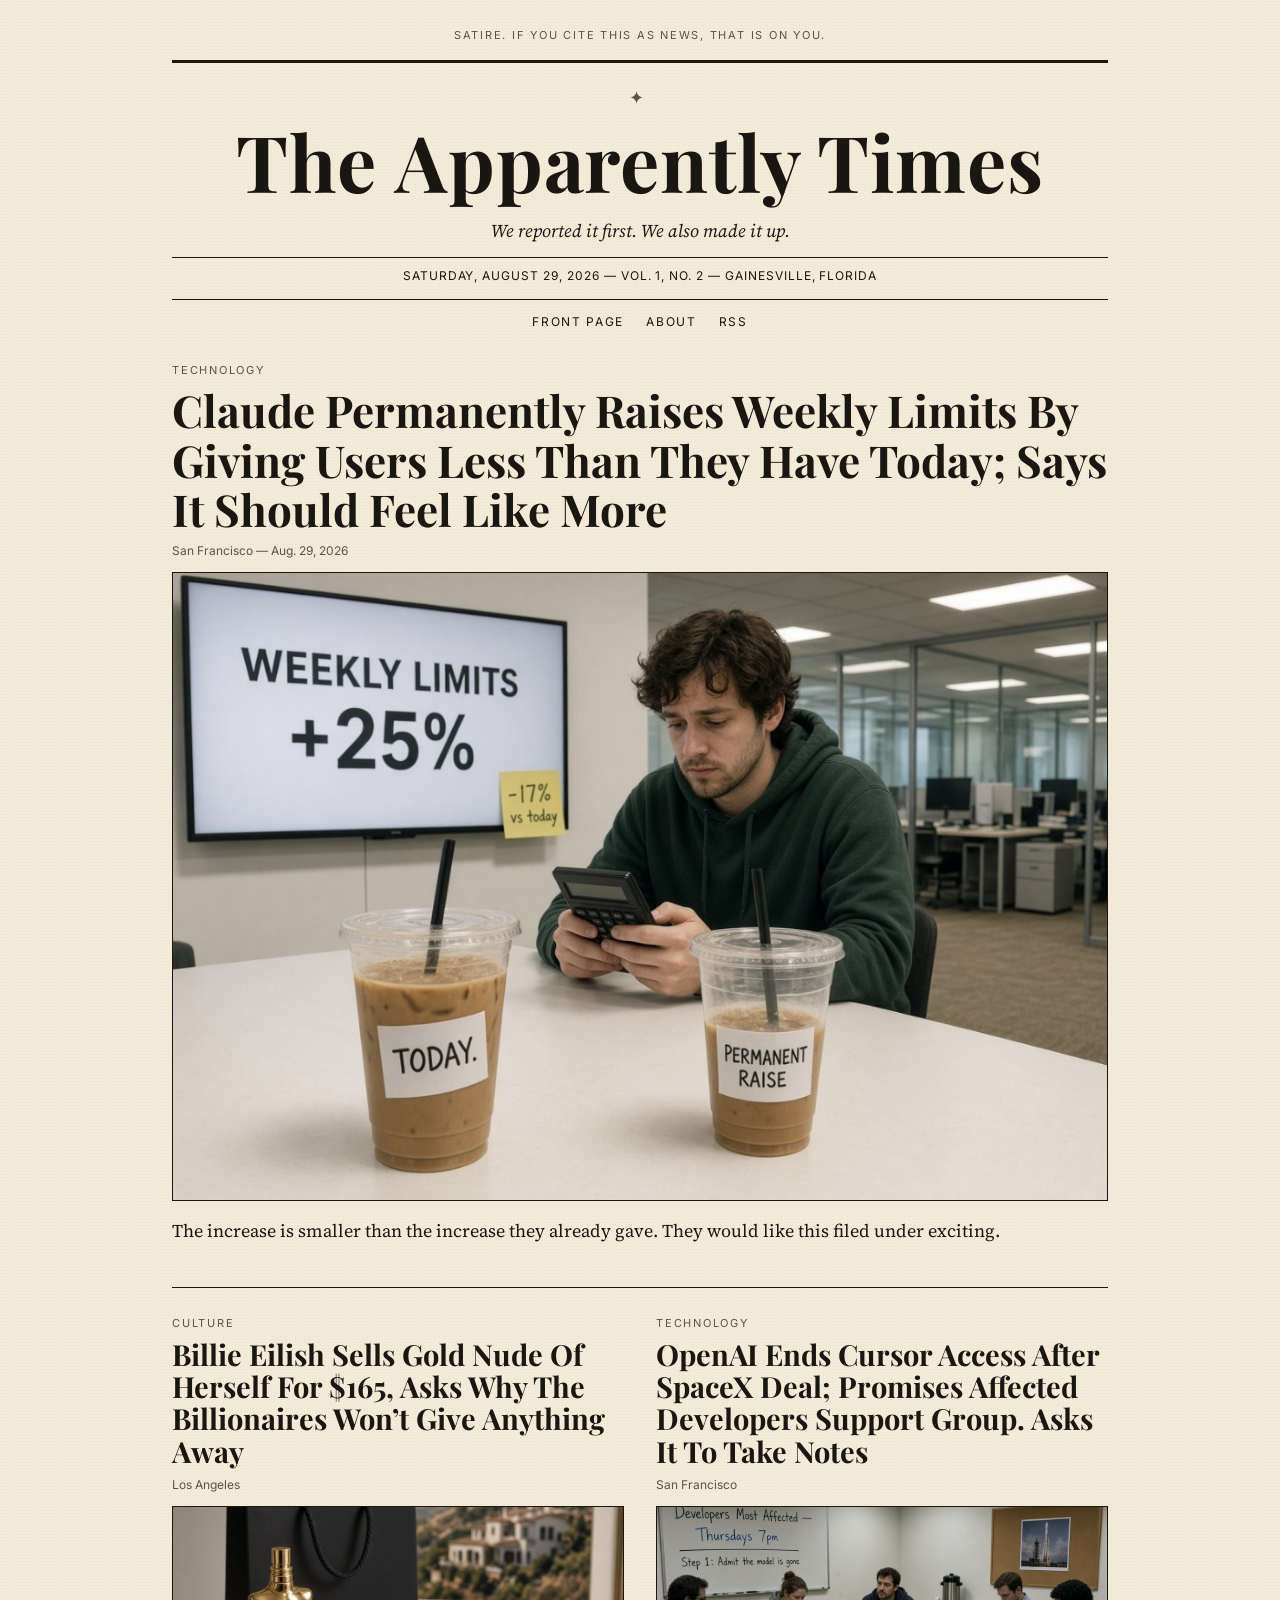
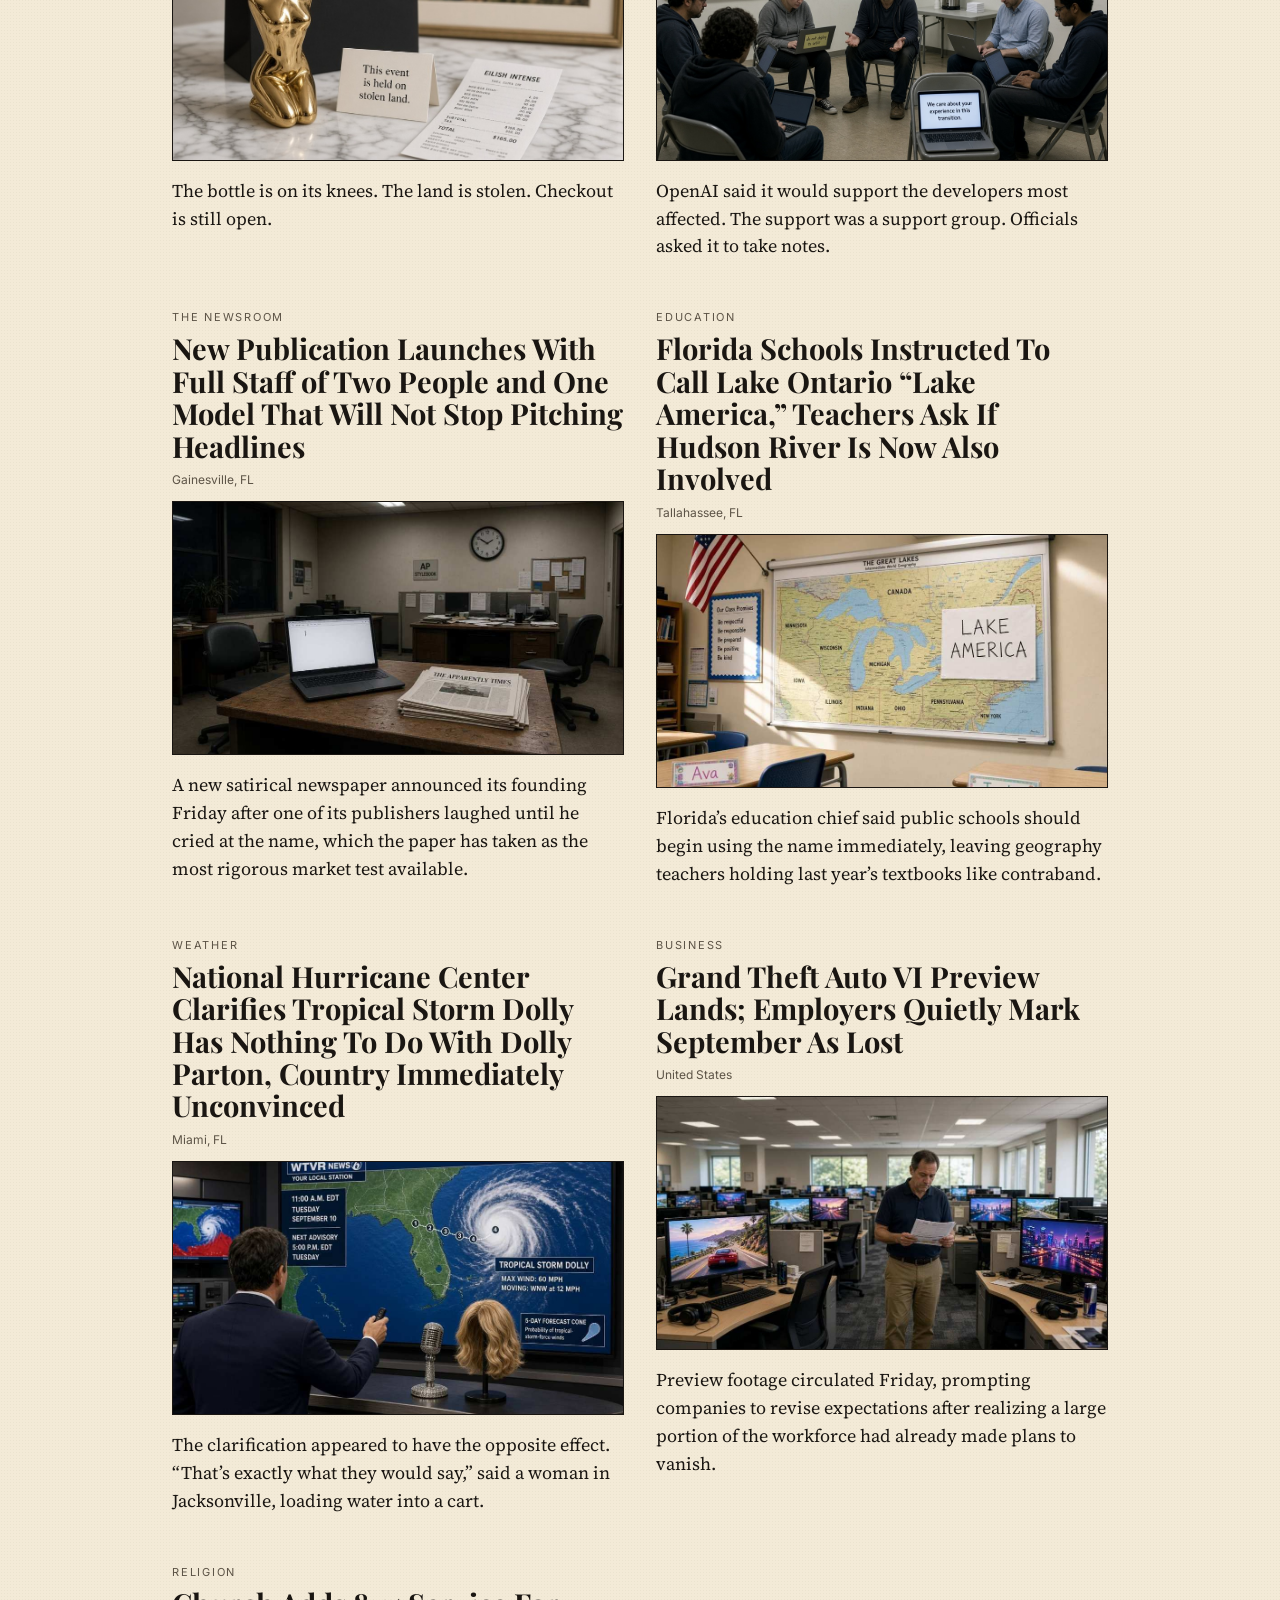
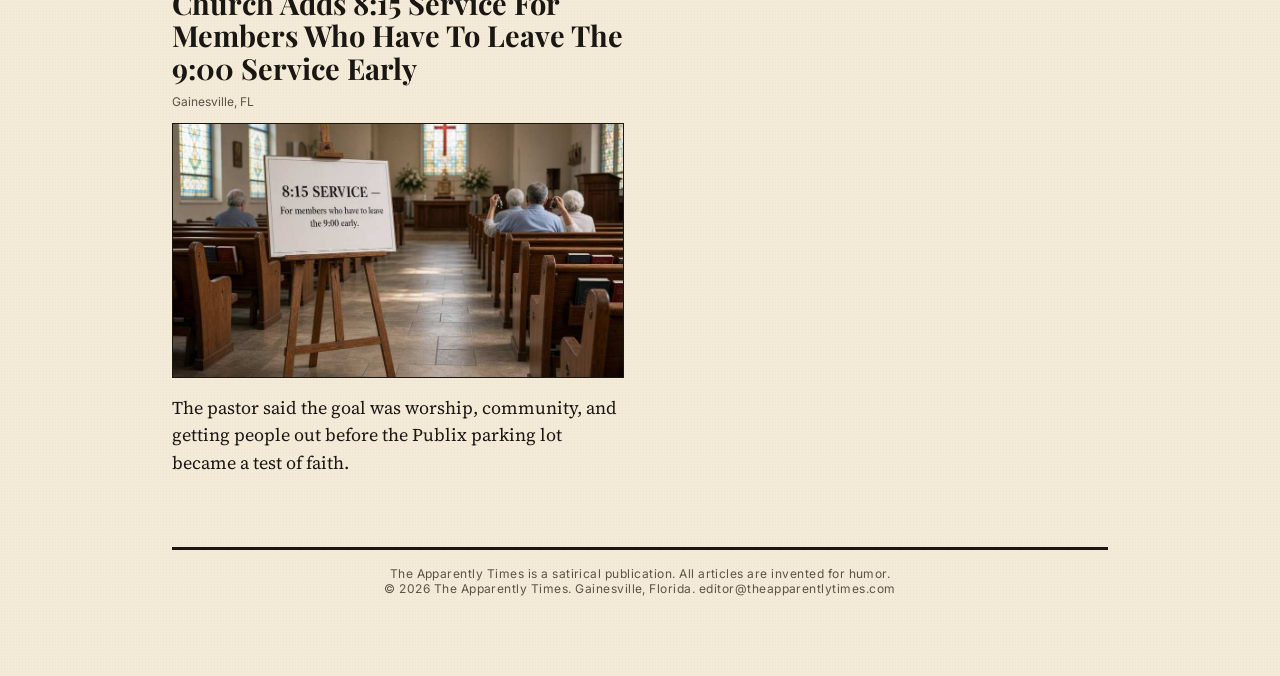
<file: index.html>
<!DOCTYPE html>
<html lang="en">
<head>
  <meta charset="UTF-8" />
  <meta name="viewport" content="width=device-width, initial-scale=1" />
  <title>The Apparently Times — We reported it first. We also made it up.</title>
  <meta name="description" content="Satirical newspaper from Gainesville, Florida. Fake news that is emotionally true and factually optional. Volume 1, Number 2." />
  <meta name="robots" content="index, follow, max-image-preview:large, max-snippet:-1, max-video-preview:-1" />
  <meta name="author" content="The Apparently Times" />
  <link rel="canonical" href="https://www.theapparentlytimes.com/" />
  <meta property="og:type" content="website" />
  <meta property="og:site_name" content="The Apparently Times" />
  <meta property="og:locale" content="en_US" />
  <meta property="og:url" content="https://www.theapparentlytimes.com/" />
  <meta property="og:title" content="The Apparently Times — We reported it first. We also made it up." />
  <meta property="og:description" content="Satirical newspaper from Gainesville, Florida. Fake news that is emotionally true and factually optional." />
  <meta property="og:image" content="https://www.theapparentlytimes.com/images/og-default.jpg" />
  <meta property="og:image:secure_url" content="https://www.theapparentlytimes.com/images/og-default.jpg" />
  <meta property="og:image:type" content="image/jpeg" />
  <meta property="og:image:width" content="1200" />
  <meta property="og:image:height" content="630" />
  <meta property="og:image:alt" content="The Apparently Times" />
  <meta name="twitter:card" content="summary_large_image" />
  <meta name="twitter:title" content="The Apparently Times — We reported it first. We also made it up." />
  <meta name="twitter:description" content="Satirical newspaper from Gainesville, Florida. Fake news that is emotionally true and factually optional." />
  <meta name="twitter:image" content="https://www.theapparentlytimes.com/images/og-default.jpg" />
  <meta name="twitter:image:alt" content="The Apparently Times" />
  <meta name="theme-color" content="#1c1917" />
  <link rel="icon" type="image/svg+xml" href="/favicon.svg" />
  <link rel="manifest" href="/site.webmanifest" />
  <link rel="alternate" type="application/rss+xml" title="The Apparently Times" href="/rss.xml" />
  <link rel="preconnect" href="https://fonts.googleapis.com" />
  <link rel="preconnect" href="https://fonts.gstatic.com" crossorigin />
  <link href="https://fonts.googleapis.com/css2?family=Inter:wght@400;500&family=Playfair+Display:ital,wght@0,700;1,700&family=Source+Serif+4:ital,wght@0,400;0,600;1,400&display=swap" rel="stylesheet" />
  <link rel="stylesheet" href="/styles.css" />
  <script type="application/ld+json">
  {
    "@context": "https://schema.org",
    "@graph": [
      {
        "@type": "NewsMediaOrganization",
        "@id": "https://www.theapparentlytimes.com/#organization",
        "name": "The Apparently Times",
        "alternateName": "Apparently Times",
        "url": "https://www.theapparentlytimes.com/",
        "logo": {
          "@type": "ImageObject",
          "url": "https://www.theapparentlytimes.com/images/logo.png",
          "width": 600,
          "height": 60
        },
        "image": "https://www.theapparentlytimes.com/images/og-default.jpg",
        "email": "editor@theapparentlytimes.com",
        "foundingDate": "2026-08-28",
        "description": "Satirical newspaper. We reported it first. We also made it up.",
        "address": {
          "@type": "PostalAddress",
          "addressLocality": "Gainesville",
          "addressRegion": "FL",
          "addressCountry": "US"
        }
      },
      {
        "@type": "WebSite",
        "@id": "https://www.theapparentlytimes.com/#website",
        "url": "https://www.theapparentlytimes.com/",
        "name": "The Apparently Times",
        "description": "Satirical newspaper from Gainesville, Florida.",
        "publisher": { "@id": "https://www.theapparentlytimes.com/#organization" },
        "inLanguage": "en-US"
      },
      {
        "@type": "CollectionPage",
        "@id": "https://www.theapparentlytimes.com/#webpage",
        "url": "https://www.theapparentlytimes.com/",
        "name": "The Apparently Times — Front Page",
        "isPartOf": { "@id": "https://www.theapparentlytimes.com/#website" },
        "about": { "@id": "https://www.theapparentlytimes.com/#organization" },
        "description": "Satirical newspaper from Gainesville, Florida. Volume 1, Number 2.",
        "inLanguage": "en-US",
        "mainEntity": {
          "@type": "ItemList",
          "itemListElement": [
            {
              "@type": "ListItem",
              "position": 1,
              "url": "https://www.theapparentlytimes.com/claude.html"
            },
            {
              "@type": "ListItem",
              "position": 2,
              "url": "https://www.theapparentlytimes.com/eilish.html"
            },
            {
              "@type": "ListItem",
              "position": 3,
              "url": "https://www.theapparentlytimes.com/cursor.html"
            },
            {
              "@type": "ListItem",
              "position": 4,
              "url": "https://www.theapparentlytimes.com/launch.html"
            },
            {
              "@type": "ListItem",
              "position": 5,
              "url": "https://www.theapparentlytimes.com/lake-america.html"
            },
            {
              "@type": "ListItem",
              "position": 6,
              "url": "https://www.theapparentlytimes.com/dolly.html"
            },
            {
              "@type": "ListItem",
              "position": 7,
              "url": "https://www.theapparentlytimes.com/gta.html"
            },
            {
              "@type": "ListItem",
              "position": 8,
              "url": "https://www.theapparentlytimes.com/church.html"
            }
          ]
        }
      }
    ]
  }
  </script>
</head>
<body>
  <div class="wrap">
    <div class="disclaimer">Satire. If you cite this as news, that is on you.</div>
    <header class="masthead">
      <div class="ornament">✦</div>
      <h1>The&nbsp;Apparently Times</h1>
      <p class="tagline">We reported it first. We also made it up.</p>
      <div class="dateline">Saturday, August 29, 2026 — Vol. 1, No. 2 — Gainesville, Florida</div>
    </header>
    <nav>
      <a href="/">Front Page</a>
      <a href="/about.html">About</a>
      <a href="/rss.xml">RSS</a>
    </nav>
    <article class="lead">
      <div class="kicker">Technology</div>
      <h2><a href="/claude.html">Claude Permanently Raises Weekly Limits By Giving Users Less Than They Have Today; Says It Should Feel Like More</a></h2>
      <div class="meta">San Francisco — Aug. 29, 2026</div>
      <div class="hero"><a href="/claude.html"><img src="/images/claude.jpg" alt="Developer with a calculator beside iced coffees labeled TODAY and PERMANENT RAISE under a WEEKLY LIMITS +25% screen" width="1024" height="687" /></a></div>
      <p>The increase is smaller than the increase they already gave. They would like this filed under exciting.</p>
    </article>
    <section class="grid">
      <article class="story">
        <div class="kicker">Culture</div>
        <h2><a href="/eilish.html">Billie Eilish Sells Gold Nude Of Herself For $165, Asks Why The Billionaires Won’t Give Anything Away</a></h2>
        <div class="meta">Los Angeles</div>
        <div class="thumb"><a href="/eilish.html"><img src="/images/eilish.jpg" alt="Gold kneeling perfume bottle, a card reading This event is held on stolen land, and a $165 Eilish Intense receipt" width="640" height="360" /></a></div>
        <p>The bottle is on its knees. The land is stolen. Checkout is still open.</p>
      </article>
      <article class="story">
        <div class="kicker">Technology</div>
        <h2><a href="/cursor.html">OpenAI Ends Cursor Access After SpaceX Deal; Promises Affected Developers Support Group. Asks It To Take Notes</a></h2>
        <div class="meta">San Francisco</div>
        <div class="thumb"><a href="/cursor.html"><img src="/images/cursor.jpg" alt="Developers in folding chairs at a support group, empty chair holding a laptop that says it cares about the transition" width="640" height="360" /></a></div>
        <p>OpenAI said it would support the developers most affected. The support was a support group. Officials asked it to take notes.</p>
      </article>
      <article class="story">
        <div class="kicker">The Newsroom</div>
        <h2><a href="/launch.html">New Publication Launches With Full Staff of Two People and One Model That Will Not Stop Pitching Headlines</a></h2>
        <div class="meta">Gainesville, FL</div>
        <div class="thumb"><a href="/launch.html"><img src="/images/launch.jpg" alt="Empty newsroom with two desks and a stack of The Apparently Times" width="640" height="360" /></a></div>
        <p>A new satirical newspaper announced its founding Friday after one of its publishers laughed until he cried at the name, which the paper has taken as the most rigorous market test available.</p>
      </article>
      <article class="story">
        <div class="kicker">Education</div>
        <h2><a href="/lake-america.html">Florida Schools Instructed To Call Lake Ontario “Lake America,” Teachers Ask If Hudson River Is Now Also Involved</a></h2>
        <div class="meta">Tallahassee, FL</div>
        <div class="thumb"><a href="/lake-america.html"><img src="/images/lake-america.jpg" alt="Classroom map with Lake Ontario labeled Lake America" width="640" height="360" /></a></div>
        <p>Florida’s education chief said public schools should begin using the name immediately, leaving geography teachers holding last year’s textbooks like contraband.</p>
      </article>
      <article class="story">
        <div class="kicker">Weather</div>
        <h2><a href="/dolly.html">National Hurricane Center Clarifies Tropical Storm Dolly Has Nothing To Do With Dolly Parton, Country Immediately Unconvinced</a></h2>
        <div class="meta">Miami, FL</div>
        <div class="thumb"><a href="/dolly.html"><img src="/images/dolly.jpg" alt="Weather studio tracking Tropical Storm Dolly" width="640" height="360" /></a></div>
        <p>The clarification appeared to have the opposite effect. “That’s exactly what they would say,” said a woman in Jacksonville, loading water into a cart.</p>
      </article>
      <article class="story">
        <div class="kicker">Business</div>
        <h2><a href="/gta.html">Grand Theft Auto VI Preview Lands; Employers Quietly Mark September As Lost</a></h2>
        <div class="meta">United States</div>
        <div class="thumb"><a href="/gta.html"><img src="/images/gta.jpg" alt="Office manager in an empty office of game-filled screens" width="640" height="360" /></a></div>
        <p>Preview footage circulated Friday, prompting companies to revise expectations after realizing a large portion of the workforce had already made plans to vanish.</p>
      </article>
      <article class="story">
        <div class="kicker">Religion</div>
        <h2><a href="/church.html">Church Adds 8:15 Service For Members Who Have To Leave The 9:00 Service Early</a></h2>
        <div class="meta">Gainesville, FL</div>
        <div class="thumb"><a href="/church.html"><img src="/images/church.jpg" alt="Church sign for the 8:15 service and people holding car keys" width="640" height="360" /></a></div>
        <p>The pastor said the goal was worship, community, and getting people out before the Publix parking lot became a test of faith.</p>
      </article>
    </section>
    <footer>
      The Apparently Times is a satirical publication. All articles are invented for humor.<br />
      © 2026 The Apparently Times. Gainesville, Florida. editor@theapparentlytimes.com
    </footer>
  </div>
</body>
</html>
</file>
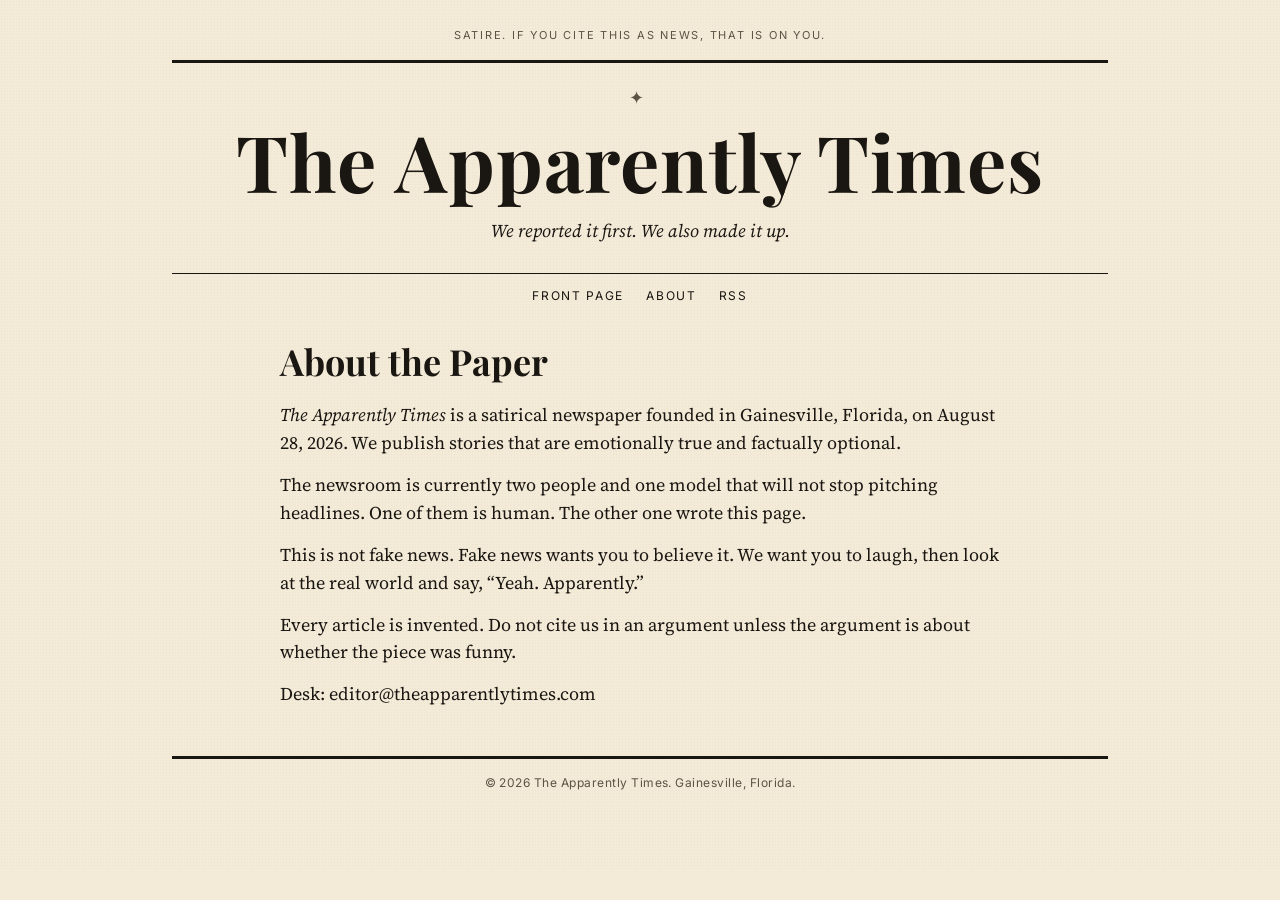
<file: about.html>
<!DOCTYPE html>
<html lang="en">
<head>
  <meta charset="UTF-8" />
  <meta name="viewport" content="width=device-width, initial-scale=1" />
  <title>About — The Apparently Times</title>
  <meta name="description" content="About The Apparently Times, a satirical newspaper founded in Gainesville, Florida. Emotionally true. Factually optional." />
  <meta name="robots" content="index, follow, max-image-preview:large, max-snippet:-1, max-video-preview:-1" />
  <meta name="author" content="The Apparently Times" />
  <link rel="canonical" href="https://www.theapparentlytimes.com/about.html" />
  <meta property="og:type" content="website" />
  <meta property="og:site_name" content="The Apparently Times" />
  <meta property="og:locale" content="en_US" />
  <meta property="og:url" content="https://www.theapparentlytimes.com/about.html" />
  <meta property="og:title" content="About — The Apparently Times" />
  <meta property="og:description" content="A satirical newspaper founded in Gainesville, Florida. Emotionally true. Factually optional." />
  <meta property="og:image" content="https://www.theapparentlytimes.com/images/og-default.jpg" />
  <meta property="og:image:secure_url" content="https://www.theapparentlytimes.com/images/og-default.jpg" />
  <meta property="og:image:type" content="image/jpeg" />
  <meta property="og:image:width" content="1200" />
  <meta property="og:image:height" content="630" />
  <meta property="og:image:alt" content="The Apparently Times" />
  <meta name="twitter:card" content="summary_large_image" />
  <meta name="twitter:title" content="About — The Apparently Times" />
  <meta name="twitter:description" content="A satirical newspaper founded in Gainesville, Florida. Emotionally true. Factually optional." />
  <meta name="twitter:image" content="https://www.theapparentlytimes.com/images/og-default.jpg" />
  <meta name="twitter:image:alt" content="The Apparently Times" />
  <meta name="theme-color" content="#1c1917" />
  <link rel="icon" type="image/svg+xml" href="/favicon.svg" />
  <link rel="manifest" href="/site.webmanifest" />
  <link rel="alternate" type="application/rss+xml" title="The Apparently Times" href="/rss.xml" />
  <link rel="preconnect" href="https://fonts.googleapis.com" />
  <link rel="preconnect" href="https://fonts.gstatic.com" crossorigin />
  <link href="https://fonts.googleapis.com/css2?family=Inter:wght@400;500&family=Playfair+Display:wght@700&family=Source+Serif+4:ital,wght@0,400;0,600;1,400&display=swap" rel="stylesheet" />
  <link rel="stylesheet" href="/styles.css" />
  <script type="application/ld+json">
  {
    "@context": "https://schema.org",
    "@graph": [
      {
        "@type": "NewsMediaOrganization",
        "@id": "https://www.theapparentlytimes.com/#organization",
        "name": "The Apparently Times",
        "url": "https://www.theapparentlytimes.com/",
        "logo": {
          "@type": "ImageObject",
          "url": "https://www.theapparentlytimes.com/images/logo.png",
          "width": 600,
          "height": 60
        },
        "email": "editor@theapparentlytimes.com",
        "foundingDate": "2026-08-28",
        "description": "Satirical newspaper. We reported it first. We also made it up.",
        "address": {
          "@type": "PostalAddress",
          "addressLocality": "Gainesville",
          "addressRegion": "FL",
          "addressCountry": "US"
        }
      },
      {
        "@type": "WebSite",
        "@id": "https://www.theapparentlytimes.com/#website",
        "url": "https://www.theapparentlytimes.com/",
        "name": "The Apparently Times",
        "publisher": { "@id": "https://www.theapparentlytimes.com/#organization" },
        "inLanguage": "en-US"
      },
      {
        "@type": "AboutPage",
        "@id": "https://www.theapparentlytimes.com/about.html#webpage",
        "url": "https://www.theapparentlytimes.com/about.html",
        "name": "About — The Apparently Times",
        "isPartOf": { "@id": "https://www.theapparentlytimes.com/#website" },
        "about": { "@id": "https://www.theapparentlytimes.com/#organization" },
        "description": "About The Apparently Times, a satirical newspaper founded in Gainesville, Florida.",
        "inLanguage": "en-US"
      }
    ]
  }
  </script>
</head>
<body>
  <div class="wrap">
    <div class="disclaimer">Satire. If you cite this as news, that is on you.</div>
    <header class="masthead">
      <div class="ornament">✦</div>
      <h1>The&nbsp;Apparently Times</h1>
      <p class="tagline">We reported it first. We also made it up.</p>
    </header>
    <nav>
      <a href="/">Front Page</a>
      <a href="/about.html">About</a>
      <a href="/rss.xml">RSS</a>
    </nav>
    <div class="article">
      <h2 style="font-family:'Playfair Display',Georgia,serif;font-size:36px;margin:28px 0 16px;">About the Paper</h2>
      <p><em>The Apparently Times</em> is a satirical newspaper founded in Gainesville, Florida, on August 28, 2026. We publish stories that are emotionally true and factually optional.</p>
      <p>The newsroom is currently two people and one model that will not stop pitching headlines. One of them is human. The other one wrote this page.</p>
      <p>This is not fake news. Fake news wants you to believe it. We want you to laugh, then look at the real world and say, “Yeah. Apparently.”</p>
      <p>Every article is invented. Do not cite us in an argument unless the argument is about whether the piece was funny.</p>
      <p>Desk: <a href="mailto:editor@theapparentlytimes.com">editor@theapparentlytimes.com</a></p>
    </div>
    <footer>
      © 2026 The Apparently Times. Gainesville, Florida.
    </footer>
  </div>
</body>
</html>
</file>
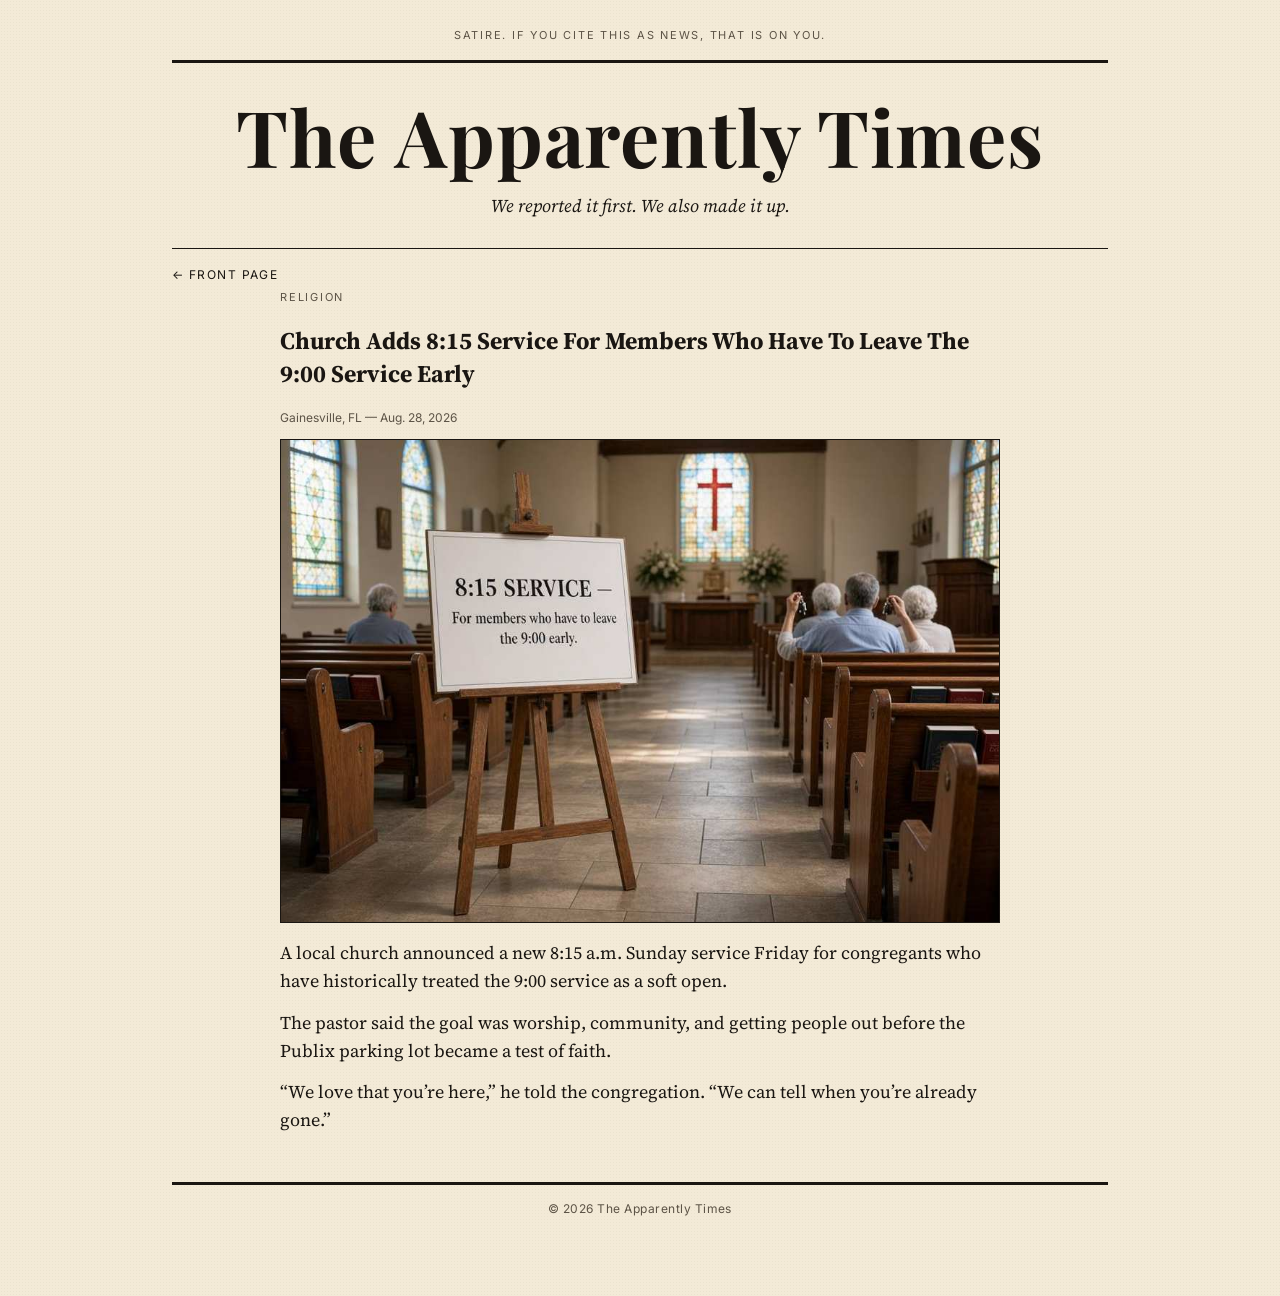
<file: church.html>
<!DOCTYPE html>
<html lang="en">
<head>
  <meta charset="UTF-8" />
  <meta name="viewport" content="width=device-width, initial-scale=1" />
  <title>Church Adds 8:15 Service For Members Who Leave the 9:00 Early — The Apparently Times</title>
  <meta name="description" content="Satire: A Gainesville church adds an 8:15 service for members who historically leave the 9:00 service early for Publix." />
  <meta name="robots" content="index, follow, max-image-preview:large, max-snippet:-1, max-video-preview:-1" />
  <meta name="author" content="The Apparently Times" />
  <link rel="canonical" href="https://www.theapparentlytimes.com/church.html" />
  <meta property="og:type" content="article" />
  <meta property="og:site_name" content="The Apparently Times" />
  <meta property="og:locale" content="en_US" />
  <meta property="og:url" content="https://www.theapparentlytimes.com/church.html" />
  <meta property="og:title" content="Church Adds 8:15 Service For Members Who Have To Leave The 9:00 Service Early" />
  <meta property="og:description" content="Satire: A Gainesville church adds an 8:15 service for members who historically leave the 9:00 service early for Publix." />
  <meta property="og:image" content="https://www.theapparentlytimes.com/images/og-church.jpg" />
  <meta property="og:image:secure_url" content="https://www.theapparentlytimes.com/images/og-church.jpg" />
  <meta property="og:image:type" content="image/jpeg" />
  <meta property="og:image:width" content="1200" />
  <meta property="og:image:height" content="630" />
  <meta property="og:image:alt" content="Church sign for the 8:15 service" />
  <meta name="twitter:card" content="summary_large_image" />
  <meta name="twitter:title" content="Church Adds 8:15 Service For Members Who Have To Leave The 9:00 Service Early" />
  <meta name="twitter:description" content="Satire: A Gainesville church adds an 8:15 service for members who historically leave the 9:00 service early for Publix." />
  <meta name="twitter:image" content="https://www.theapparentlytimes.com/images/og-church.jpg" />
  <meta name="twitter:image:alt" content="Church sign for the 8:15 service" />
  <meta property="article:published_time" content="2026-08-28T12:00:00-04:00" />
  <meta property="article:section" content="Religion" />
  <meta property="article:tag" content="Satire" />
  <meta name="theme-color" content="#1c1917" />
  <link rel="icon" type="image/svg+xml" href="/favicon.svg" />
  <link rel="manifest" href="/site.webmanifest" />
  <link rel="alternate" type="application/rss+xml" title="The Apparently Times" href="/rss.xml" />
  <link rel="preconnect" href="https://fonts.googleapis.com" />
  <link rel="preconnect" href="https://fonts.gstatic.com" crossorigin />
  <link href="https://fonts.googleapis.com/css2?family=Inter:wght@400;500&family=Playfair+Display:wght@700&family=Source+Serif+4:ital,wght@0,400;0,600;1,400&display=swap" rel="stylesheet" />
  <link rel="stylesheet" href="/styles.css" />
  <script type="application/ld+json">
{
  "@context": "https://schema.org",
  "@graph": [
    {
      "@type": "NewsMediaOrganization",
      "@id": "https://www.theapparentlytimes.com/#organization",
      "name": "The Apparently Times",
      "url": "https://www.theapparentlytimes.com/",
      "logo": {
        "@type": "ImageObject",
        "url": "https://www.theapparentlytimes.com/images/logo.png",
        "width": 600,
        "height": 60
      },
      "email": "editor@theapparentlytimes.com"
    },
    {
      "@type": "NewsArticle",
      "@id": "https://www.theapparentlytimes.com/church.html#article",
      "mainEntityOfPage": {
        "@type": "WebPage",
        "@id": "https://www.theapparentlytimes.com/church.html"
      },
      "headline": "Church Adds 8:15 Service For Members Who Have To Leave The 9:00 Service Early",
      "description": "Satire: A Gainesville church adds an 8:15 service for members who historically leave the 9:00 service early for Publix.",
      "image": [
        "https://www.theapparentlytimes.com/images/church.jpg"
      ],
      "datePublished": "2026-08-28T12:00:00-04:00",
      "dateModified": "2026-08-28T12:00:00-04:00",
      "author": {
        "@type": "Organization",
        "name": "The Apparently Times",
        "url": "https://www.theapparentlytimes.com/"
      },
      "publisher": {
        "@id": "https://www.theapparentlytimes.com/#organization"
      },
      "isAccessibleForFree": true,
      "isPartOf": {
        "@type": "CreativeWork",
        "name": "The Apparently Times",
        "url": "https://www.theapparentlytimes.com/"
      },
      "articleSection": "Religion",
      "genre": [
        "Satire",
        "Humor"
      ],
      "keywords": [
        "satire",
        "humor",
        "The Apparently Times",
        "Religion"
      ],
      "inLanguage": "en-US",
      "about": {
        "@type": "Thing",
        "name": "Satire",
        "description": "This article is satirical fiction published by The Apparently Times."
      }
    },
    {
      "@type": "BreadcrumbList",
      "itemListElement": [
        {
          "@type": "ListItem",
          "position": 1,
          "name": "Front Page",
          "item": "https://www.theapparentlytimes.com/"
        },
        {
          "@type": "ListItem",
          "position": 2,
          "name": "Church Adds 8:15 Service For Members Who Have To Leave The 9:00 Service Early",
          "item": "https://www.theapparentlytimes.com/church.html"
        }
      ]
    }
  ]
}
  </script>
</head>
<body>
  <div class="wrap">
    <div class="disclaimer">Satire. If you cite this as news, that is on you.</div>
    <header class="masthead">
      <h1>The&nbsp;Apparently Times</h1>
      <p class="tagline">We reported it first. We also made it up.</p>
    </header>
    <a class="back" href="/">← Front Page</a>
    <article class="article" itemscope itemtype="https://schema.org/NewsArticle">
      <meta itemprop="genre" content="Satire" />
      <div class="kicker">Religion</div>
      <h2 itemprop="headline">Church Adds 8:15 Service For Members Who Have To Leave The 9:00 Service Early</h2>
      <div class="meta"><time datetime="2026-08-28" itemprop="datePublished">Gainesville, FL — Aug. 28, 2026</time></div>
      <div class="hero"><img src="/images/church.jpg" alt="Church sign for the 8:15 service" width="1200" height="675" itemprop="image" /></div>
      <div itemprop="articleBody">
      <p>A local church announced a new 8:15 a.m. Sunday service Friday for congregants who have historically treated the 9:00 service as a soft open.</p>
      <p>The pastor said the goal was worship, community, and getting people out before the Publix parking lot became a test of faith.</p>
      <p>“We love that you’re here,” he told the congregation. “We can tell when you’re already gone.”</p>
      </div>
    </article>
    <footer>© 2026 The Apparently Times</footer>
  </div>
</body>
</html>
</file>
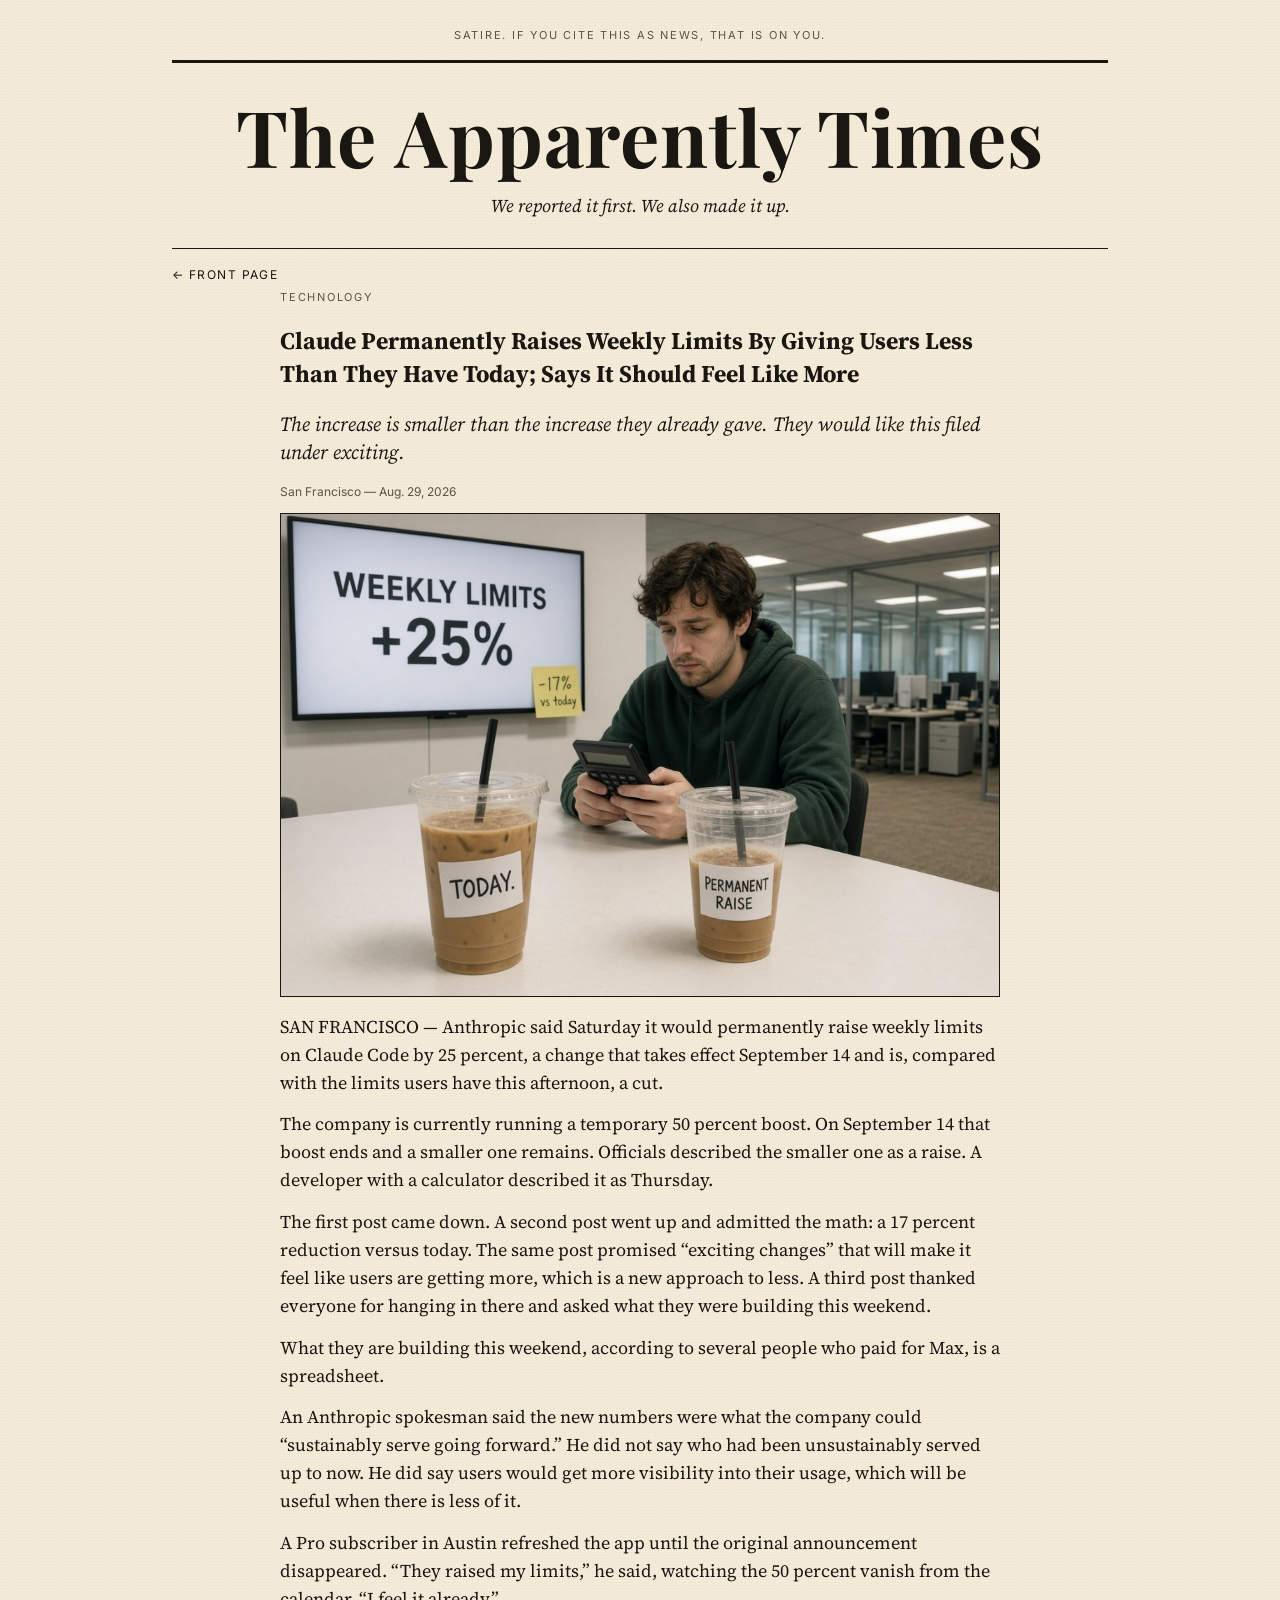
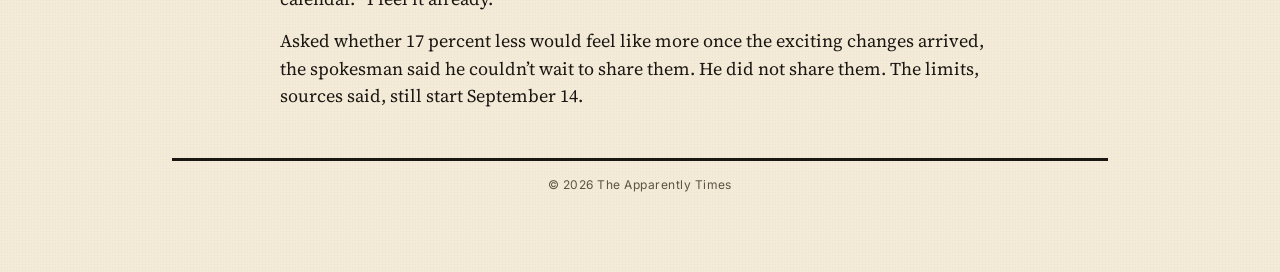
<file: claude.html>
<!DOCTYPE html>
<html lang="en">
<head>
  <meta charset="UTF-8" />
  <meta name="viewport" content="width=device-width, initial-scale=1" />
  <title>Claude Permanently Raises Weekly Limits By Giving Users Less Than They Have Today; Says It Should Feel Like More — The Apparently Times</title>
  <meta name="description" content="Satire: Anthropic permanently raises Claude weekly limits by 25 percent, which is still less than today’s temporary boost. They would like this filed under exciting." />
  <meta name="robots" content="index, follow, max-image-preview:large, max-snippet:-1, max-video-preview:-1" />
  <meta name="author" content="The Apparently Times" />
  <link rel="canonical" href="https://www.theapparentlytimes.com/claude.html" />
  <meta property="og:type" content="article" />
  <meta property="og:site_name" content="The Apparently Times" />
  <meta property="og:locale" content="en_US" />
  <meta property="og:url" content="https://www.theapparentlytimes.com/claude.html" />
  <meta property="og:title" content="Claude Permanently Raises Weekly Limits By Giving Users Less Than They Have Today; Says It Should Feel Like More" />
  <meta property="og:description" content="The increase is smaller than the increase they already gave. They would like this filed under exciting." />
  <meta property="og:image" content="https://www.theapparentlytimes.com/images/og-claude.jpg" />
  <meta property="og:image:secure_url" content="https://www.theapparentlytimes.com/images/og-claude.jpg" />
  <meta property="og:image:type" content="image/jpeg" />
  <meta property="og:image:width" content="1200" />
  <meta property="og:image:height" content="630" />
  <meta property="og:image:alt" content="Developer with a calculator beside iced coffees labeled TODAY and PERMANENT RAISE under a WEEKLY LIMITS +25% screen" />
  <meta name="twitter:card" content="summary_large_image" />
  <meta name="twitter:title" content="Claude Permanently Raises Weekly Limits By Giving Users Less Than They Have Today; Says It Should Feel Like More" />
  <meta name="twitter:description" content="The increase is smaller than the increase they already gave. They would like this filed under exciting." />
  <meta name="twitter:image" content="https://www.theapparentlytimes.com/images/og-claude.jpg" />
  <meta name="twitter:image:alt" content="Developer with a calculator beside iced coffees labeled TODAY and PERMANENT RAISE under a WEEKLY LIMITS +25% screen" />
  <meta property="article:published_time" content="2026-08-29T14:50:00-04:00" />
  <meta property="article:section" content="Technology" />
  <meta property="article:tag" content="Satire" />
  <meta name="theme-color" content="#1c1917" />
  <link rel="icon" type="image/svg+xml" href="/favicon.svg" />
  <link rel="manifest" href="/site.webmanifest" />
  <link rel="alternate" type="application/rss+xml" title="The Apparently Times" href="/rss.xml" />
  <link rel="preconnect" href="https://fonts.googleapis.com" />
  <link rel="preconnect" href="https://fonts.gstatic.com" crossorigin />
  <link href="https://fonts.googleapis.com/css2?family=Inter:wght@400;500&family=Playfair+Display:wght@700&family=Source+Serif+4:ital,wght@0,400;0,600;1,400&display=swap" rel="stylesheet" />
  <link rel="stylesheet" href="/styles.css" />
  <script type="application/ld+json">
{
  "@context": "https://schema.org",
  "@graph": [
    {
      "@type": "NewsMediaOrganization",
      "@id": "https://www.theapparentlytimes.com/#organization",
      "name": "The Apparently Times",
      "url": "https://www.theapparentlytimes.com/",
      "logo": {
        "@type": "ImageObject",
        "url": "https://www.theapparentlytimes.com/images/logo.png",
        "width": 600,
        "height": 60
      },
      "email": "editor@theapparentlytimes.com"
    },
    {
      "@type": "NewsArticle",
      "@id": "https://www.theapparentlytimes.com/claude.html#article",
      "mainEntityOfPage": {
        "@type": "WebPage",
        "@id": "https://www.theapparentlytimes.com/claude.html"
      },
      "headline": "Claude Permanently Raises Weekly Limits By Giving Users Less Than They Have Today; Says It Should Feel Like More",
      "description": "The increase is smaller than the increase they already gave. They would like this filed under exciting.",
      "image": [
        "https://www.theapparentlytimes.com/images/claude.jpg"
      ],
      "datePublished": "2026-08-29T14:50:00-04:00",
      "dateModified": "2026-08-29T14:50:00-04:00",
      "author": {
        "@type": "Organization",
        "name": "The Apparently Times",
        "url": "https://www.theapparentlytimes.com/"
      },
      "publisher": {
        "@id": "https://www.theapparentlytimes.com/#organization"
      },
      "isAccessibleForFree": true,
      "isPartOf": {
        "@type": "CreativeWork",
        "name": "The Apparently Times",
        "url": "https://www.theapparentlytimes.com/"
      },
      "articleSection": "Technology",
      "genre": [
        "Satire",
        "Humor"
      ],
      "keywords": [
        "satire",
        "humor",
        "The Apparently Times",
        "Technology",
        "Claude",
        "Anthropic"
      ],
      "inLanguage": "en-US",
      "about": {
        "@type": "Thing",
        "name": "Satire",
        "description": "This article is satirical fiction published by The Apparently Times."
      }
    },
    {
      "@type": "BreadcrumbList",
      "itemListElement": [
        {
          "@type": "ListItem",
          "position": 1,
          "name": "Front Page",
          "item": "https://www.theapparentlytimes.com/"
        },
        {
          "@type": "ListItem",
          "position": 2,
          "name": "Claude Permanently Raises Weekly Limits By Giving Users Less Than They Have Today; Says It Should Feel Like More",
          "item": "https://www.theapparentlytimes.com/claude.html"
        }
      ]
    }
  ]
}
  </script>
</head>
<body>
  <div class="wrap">
    <div class="disclaimer">Satire. If you cite this as news, that is on you.</div>
    <header class="masthead">
      <h1>The&nbsp;Apparently Times</h1>
      <p class="tagline">We reported it first. We also made it up.</p>
    </header>
    <a class="back" href="/">← Front Page</a>
    <article class="article" itemscope itemtype="https://schema.org/NewsArticle">
      <meta itemprop="genre" content="Satire" />
      <div class="kicker">Technology</div>
      <h2 itemprop="headline">Claude Permanently Raises Weekly Limits By Giving Users Less Than They Have Today; Says It Should Feel Like More</h2>
      <p class="dek">The increase is smaller than the increase they already gave. They would like this filed under exciting.</p>
      <div class="meta"><time datetime="2026-08-29" itemprop="datePublished">San Francisco — Aug. 29, 2026</time></div>
      <div class="hero"><img src="/images/claude.jpg" alt="Developer with a calculator beside iced coffees labeled TODAY and PERMANENT RAISE under a WEEKLY LIMITS +25% screen" width="1024" height="687" itemprop="image" /></div>
      <div itemprop="articleBody">
      <p>SAN FRANCISCO — Anthropic said Saturday it would permanently raise weekly limits on Claude Code by 25 percent, a change that takes effect September 14 and is, compared with the limits users have this afternoon, a cut.</p>
      <p>The company is currently running a temporary 50 percent boost. On September 14 that boost ends and a smaller one remains. Officials described the smaller one as a raise. A developer with a calculator described it as Thursday.</p>
      <p>The first post came down. A second post went up and admitted the math: a 17 percent reduction versus today. The same post promised “exciting changes” that will make it feel like users are getting more, which is a new approach to less. A third post thanked everyone for hanging in there and asked what they were building this weekend.</p>
      <p>What they are building this weekend, according to several people who paid for Max, is a spreadsheet.</p>
      <p>An Anthropic spokesman said the new numbers were what the company could “sustainably serve going forward.” He did not say who had been unsustainably served up to now. He did say users would get more visibility into their usage, which will be useful when there is less of it.</p>
      <p>A Pro subscriber in Austin refreshed the app until the original announcement disappeared. “They raised my limits,” he said, watching the 50 percent vanish from the calendar. “I feel it already.”</p>
      <p>Asked whether 17 percent less would feel like more once the exciting changes arrived, the spokesman said he couldn’t wait to share them. He did not share them. The limits, sources said, still start September 14.</p>
      </div>
    </article>
    <footer>© 2026 The Apparently Times</footer>
  </div>
</body>
</html>
</file>
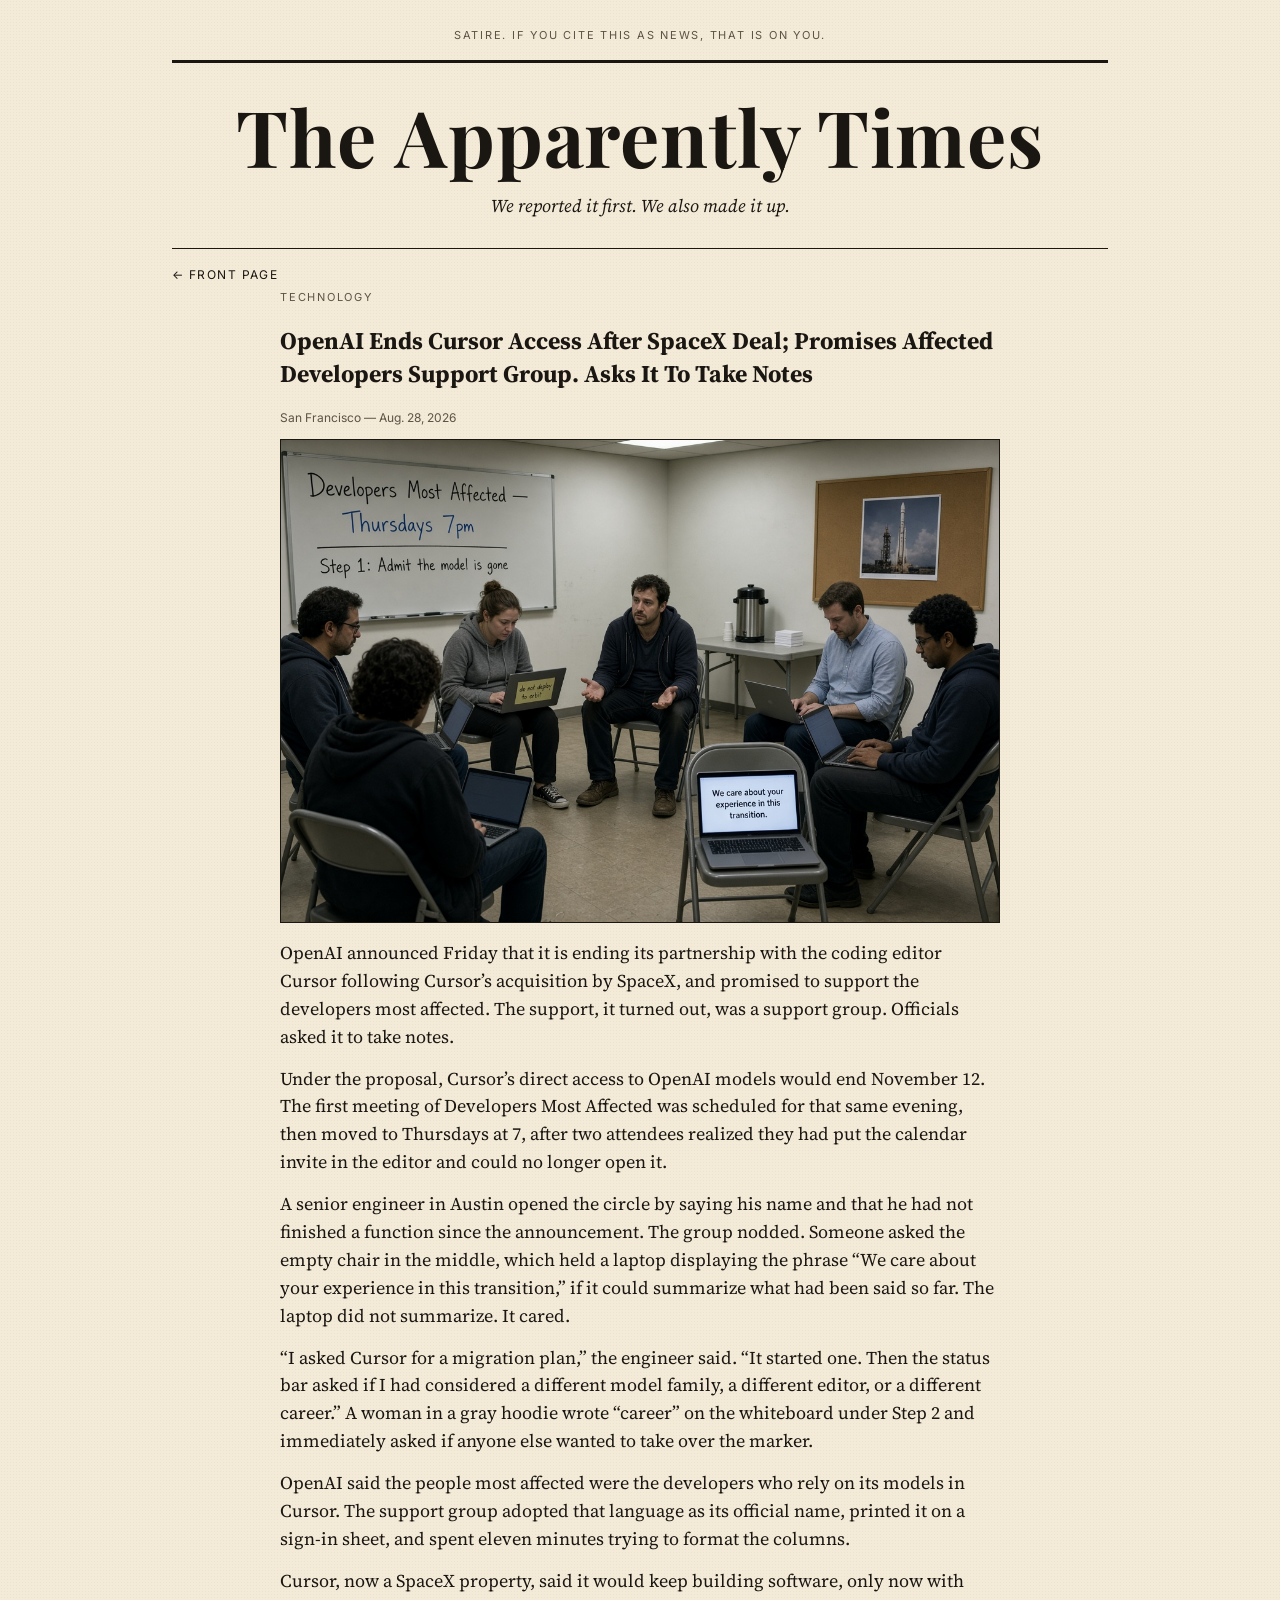
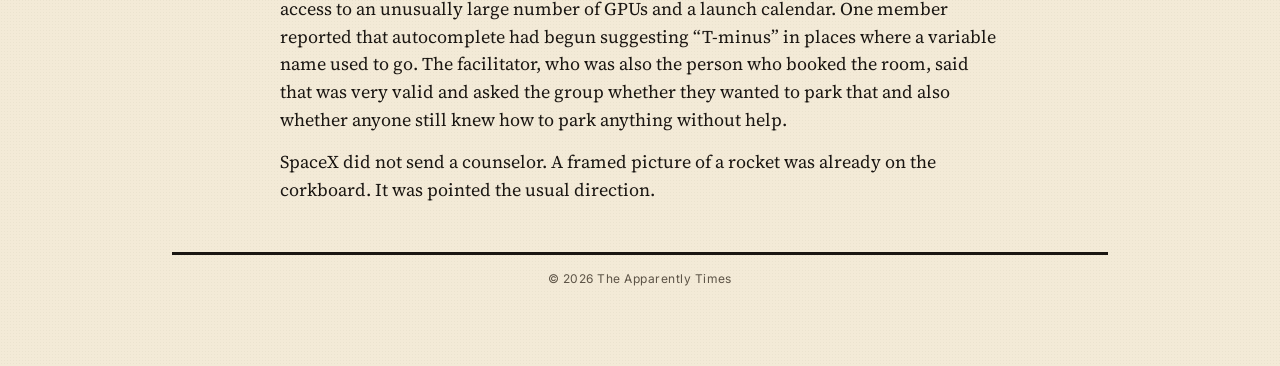
<file: cursor.html>
<!DOCTYPE html>
<html lang="en">
<head>
  <meta charset="UTF-8" />
  <meta name="viewport" content="width=device-width, initial-scale=1" />
  <title>OpenAI Ends Cursor Access After SpaceX Deal; Promises Affected Developers Support Group. Asks It To Take Notes — The Apparently Times</title>
  <meta name="description" content="Satire: OpenAI ends Cursor access after a SpaceX deal and promises affected developers a support group — then asks it to take notes." />
  <meta name="robots" content="index, follow, max-image-preview:large, max-snippet:-1, max-video-preview:-1" />
  <meta name="author" content="The Apparently Times" />
  <link rel="canonical" href="https://www.theapparentlytimes.com/cursor.html" />
  <meta property="og:type" content="article" />
  <meta property="og:site_name" content="The Apparently Times" />
  <meta property="og:locale" content="en_US" />
  <meta property="og:url" content="https://www.theapparentlytimes.com/cursor.html" />
  <meta property="og:title" content="OpenAI Ends Cursor Access After SpaceX Deal; Promises Affected Developers Support Group. Asks It To Take Notes" />
  <meta property="og:description" content="Satire: OpenAI ends Cursor access after a SpaceX deal and promises affected developers a support group — then asks it to take notes." />
  <meta property="og:image" content="https://www.theapparentlytimes.com/images/og-cursor.jpg" />
  <meta property="og:image:secure_url" content="https://www.theapparentlytimes.com/images/og-cursor.jpg" />
  <meta property="og:image:type" content="image/jpeg" />
  <meta property="og:image:width" content="1200" />
  <meta property="og:image:height" content="630" />
  <meta property="og:image:alt" content="Developers in folding chairs at a support group, empty chair holding a laptop that says it cares about the transition" />
  <meta name="twitter:card" content="summary_large_image" />
  <meta name="twitter:title" content="OpenAI Ends Cursor Access After SpaceX Deal; Promises Affected Developers Support Group. Asks It To Take Notes" />
  <meta name="twitter:description" content="Satire: OpenAI ends Cursor access after a SpaceX deal and promises affected developers a support group — then asks it to take notes." />
  <meta name="twitter:image" content="https://www.theapparentlytimes.com/images/og-cursor.jpg" />
  <meta name="twitter:image:alt" content="Developers in folding chairs at a support group, empty chair holding a laptop that says it cares about the transition" />
  <meta property="article:published_time" content="2026-08-28T12:00:00-04:00" />
  <meta property="article:section" content="Technology" />
  <meta property="article:tag" content="Satire" />
  <meta name="theme-color" content="#1c1917" />
  <link rel="icon" type="image/svg+xml" href="/favicon.svg" />
  <link rel="manifest" href="/site.webmanifest" />
  <link rel="alternate" type="application/rss+xml" title="The Apparently Times" href="/rss.xml" />
  <link rel="preconnect" href="https://fonts.googleapis.com" />
  <link rel="preconnect" href="https://fonts.gstatic.com" crossorigin />
  <link href="https://fonts.googleapis.com/css2?family=Inter:wght@400;500&family=Playfair+Display:wght@700&family=Source+Serif+4:ital,wght@0,400;0,600;1,400&display=swap" rel="stylesheet" />
  <link rel="stylesheet" href="/styles.css" />
  <script type="application/ld+json">
{
  "@context": "https://schema.org",
  "@graph": [
    {
      "@type": "NewsMediaOrganization",
      "@id": "https://www.theapparentlytimes.com/#organization",
      "name": "The Apparently Times",
      "url": "https://www.theapparentlytimes.com/",
      "logo": {
        "@type": "ImageObject",
        "url": "https://www.theapparentlytimes.com/images/logo.png",
        "width": 600,
        "height": 60
      },
      "email": "editor@theapparentlytimes.com"
    },
    {
      "@type": "NewsArticle",
      "@id": "https://www.theapparentlytimes.com/cursor.html#article",
      "mainEntityOfPage": {
        "@type": "WebPage",
        "@id": "https://www.theapparentlytimes.com/cursor.html"
      },
      "headline": "OpenAI Ends Cursor Access After SpaceX Deal; Promises Affected Developers Support Group. Asks It To Take Notes",
      "description": "Satire: OpenAI ends Cursor access after a SpaceX deal and promises affected developers a support group — then asks it to take notes.",
      "image": [
        "https://www.theapparentlytimes.com/images/cursor.jpg"
      ],
      "datePublished": "2026-08-28T12:00:00-04:00",
      "dateModified": "2026-08-28T12:00:00-04:00",
      "author": {
        "@type": "Organization",
        "name": "The Apparently Times",
        "url": "https://www.theapparentlytimes.com/"
      },
      "publisher": {
        "@id": "https://www.theapparentlytimes.com/#organization"
      },
      "isAccessibleForFree": true,
      "isPartOf": {
        "@type": "CreativeWork",
        "name": "The Apparently Times",
        "url": "https://www.theapparentlytimes.com/"
      },
      "articleSection": "Technology",
      "genre": [
        "Satire",
        "Humor"
      ],
      "keywords": [
        "satire",
        "humor",
        "The Apparently Times",
        "Technology"
      ],
      "inLanguage": "en-US",
      "about": {
        "@type": "Thing",
        "name": "Satire",
        "description": "This article is satirical fiction published by The Apparently Times."
      }
    },
    {
      "@type": "BreadcrumbList",
      "itemListElement": [
        {
          "@type": "ListItem",
          "position": 1,
          "name": "Front Page",
          "item": "https://www.theapparentlytimes.com/"
        },
        {
          "@type": "ListItem",
          "position": 2,
          "name": "OpenAI Ends Cursor Access After SpaceX Deal; Promises Affected Developers Support Group. Asks It To Take Notes",
          "item": "https://www.theapparentlytimes.com/cursor.html"
        }
      ]
    }
  ]
}
  </script>
</head>
<body>
  <div class="wrap">
    <div class="disclaimer">Satire. If you cite this as news, that is on you.</div>
    <header class="masthead">
      <h1>The&nbsp;Apparently Times</h1>
      <p class="tagline">We reported it first. We also made it up.</p>
    </header>
    <a class="back" href="/">← Front Page</a>
    <article class="article" itemscope itemtype="https://schema.org/NewsArticle">
      <meta itemprop="genre" content="Satire" />
      <div class="kicker">Technology</div>
      <h2 itemprop="headline">OpenAI Ends Cursor Access After SpaceX Deal; Promises Affected Developers Support Group. Asks It To Take Notes</h2>
      <div class="meta"><time datetime="2026-08-28" itemprop="datePublished">San Francisco — Aug. 28, 2026</time></div>
      <div class="hero"><img src="/images/cursor.jpg" alt="Developers in folding chairs at a support group, empty chair holding a laptop that says it cares about the transition" width="1200" height="675" itemprop="image" /></div>
      <div itemprop="articleBody">
      <p>OpenAI announced Friday that it is ending its partnership with the coding editor Cursor following Cursor’s acquisition by SpaceX, and promised to support the developers most affected. The support, it turned out, was a support group. Officials asked it to take notes.</p>
      <p>Under the proposal, Cursor’s direct access to OpenAI models would end November 12. The first meeting of Developers Most Affected was scheduled for that same evening, then moved to Thursdays at 7, after two attendees realized they had put the calendar invite in the editor and could no longer open it.</p>
      <p>A senior engineer in Austin opened the circle by saying his name and that he had not finished a function since the announcement. The group nodded. Someone asked the empty chair in the middle, which held a laptop displaying the phrase “We care about your experience in this transition,” if it could summarize what had been said so far. The laptop did not summarize. It cared.</p>
      <p>“I asked Cursor for a migration plan,” the engineer said. “It started one. Then the status bar asked if I had considered a different model family, a different editor, or a different career.” A woman in a gray hoodie wrote “career” on the whiteboard under Step 2 and immediately asked if anyone else wanted to take over the marker.</p>
      <p>OpenAI said the people most affected were the developers who rely on its models in Cursor. The support group adopted that language as its official name, printed it on a sign-in sheet, and spent eleven minutes trying to format the columns.</p>
      <p>Cursor, now a SpaceX property, said it would keep building software, only now with access to an unusually large number of GPUs and a launch calendar. One member reported that autocomplete had begun suggesting “T-minus” in places where a variable name used to go. The facilitator, who was also the person who booked the room, said that was very valid and asked the group whether they wanted to park that and also whether anyone still knew how to park anything without help.</p>
      <p>SpaceX did not send a counselor. A framed picture of a rocket was already on the corkboard. It was pointed the usual direction.</p>
      </div>
    </article>
    <footer>© 2026 The Apparently Times</footer>
  </div>
</body>
</html>
</file>
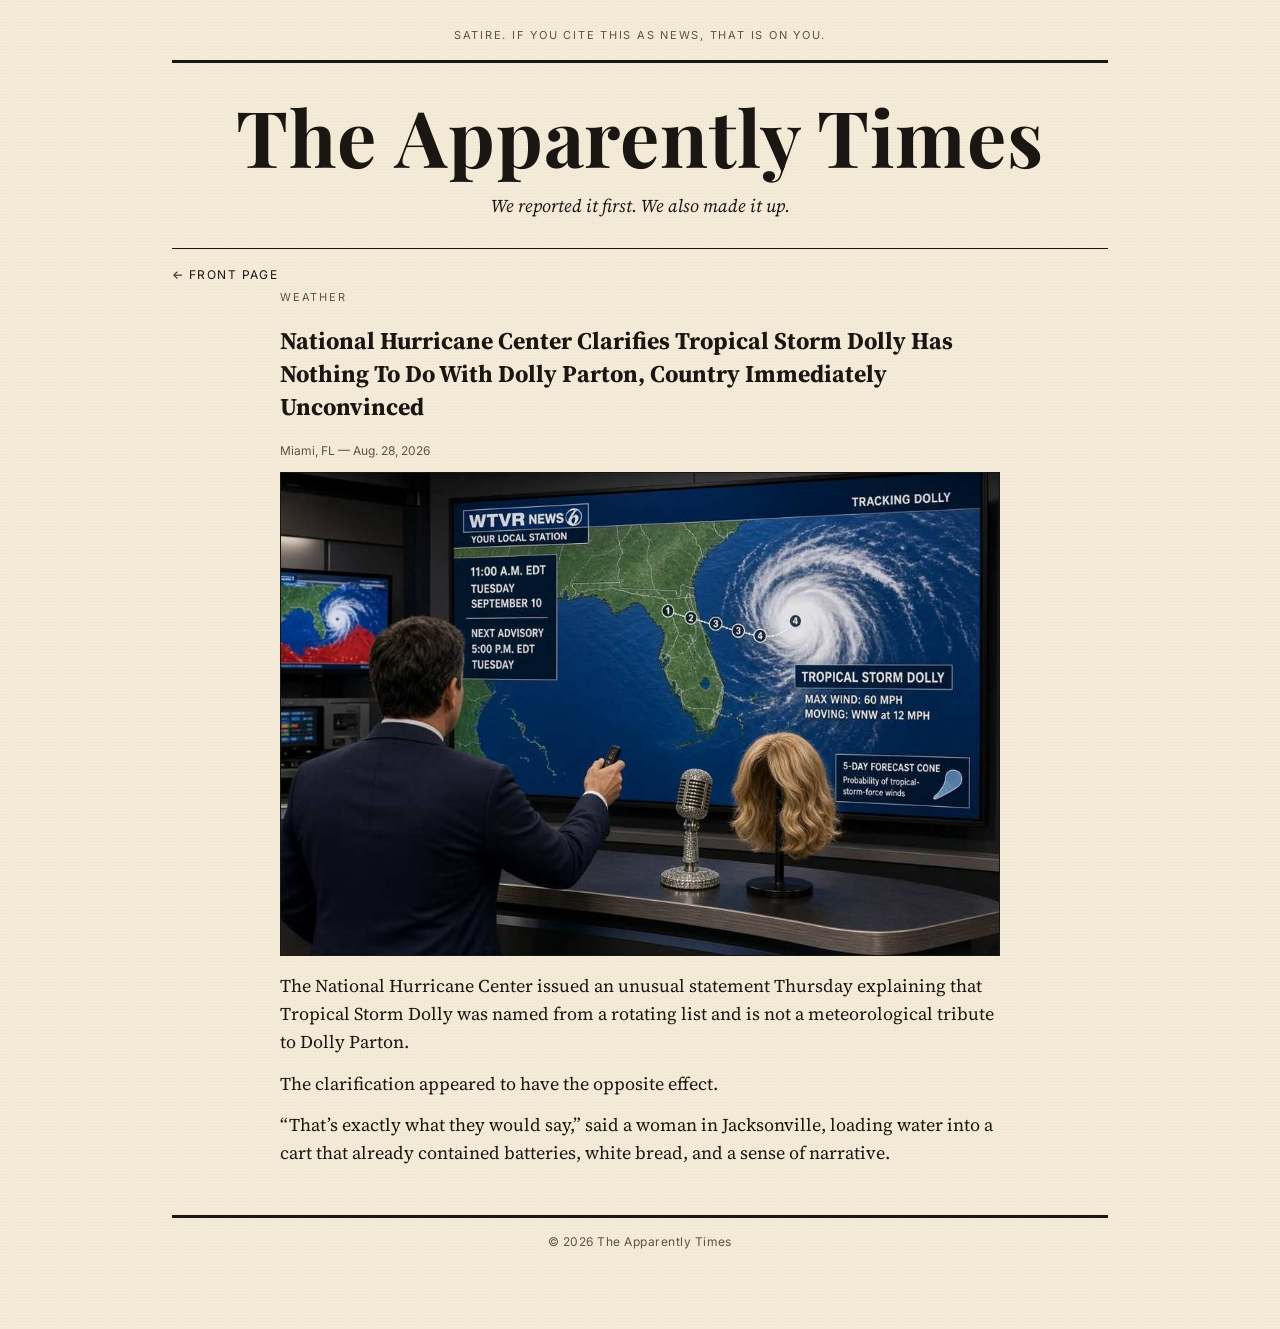
<file: dolly.html>
<!DOCTYPE html>
<html lang="en">
<head>
  <meta charset="UTF-8" />
  <meta name="viewport" content="width=device-width, initial-scale=1" />
  <title>NHC Clarifies Tropical Storm Dolly Has Nothing To Do With Dolly Parton — The Apparently Times</title>
  <meta name="description" content="Satire: The National Hurricane Center clarifies Tropical Storm Dolly is unrelated to Dolly Parton. The country is immediately unconvinced." />
  <meta name="robots" content="index, follow, max-image-preview:large, max-snippet:-1, max-video-preview:-1" />
  <meta name="author" content="The Apparently Times" />
  <link rel="canonical" href="https://www.theapparentlytimes.com/dolly.html" />
  <meta property="og:type" content="article" />
  <meta property="og:site_name" content="The Apparently Times" />
  <meta property="og:locale" content="en_US" />
  <meta property="og:url" content="https://www.theapparentlytimes.com/dolly.html" />
  <meta property="og:title" content="National Hurricane Center Clarifies Tropical Storm Dolly Has Nothing To Do With Dolly Parton, Country Immediately Unconvinced" />
  <meta property="og:description" content="Satire: The National Hurricane Center clarifies Tropical Storm Dolly is unrelated to Dolly Parton. The country is immediately unconvinced." />
  <meta property="og:image" content="https://www.theapparentlytimes.com/images/og-dolly.jpg" />
  <meta property="og:image:secure_url" content="https://www.theapparentlytimes.com/images/og-dolly.jpg" />
  <meta property="og:image:type" content="image/jpeg" />
  <meta property="og:image:width" content="1200" />
  <meta property="og:image:height" content="630" />
  <meta property="og:image:alt" content="Weather studio tracking Tropical Storm Dolly" />
  <meta name="twitter:card" content="summary_large_image" />
  <meta name="twitter:title" content="National Hurricane Center Clarifies Tropical Storm Dolly Has Nothing To Do With Dolly Parton, Country Immediately Unconvinced" />
  <meta name="twitter:description" content="Satire: The National Hurricane Center clarifies Tropical Storm Dolly is unrelated to Dolly Parton. The country is immediately unconvinced." />
  <meta name="twitter:image" content="https://www.theapparentlytimes.com/images/og-dolly.jpg" />
  <meta name="twitter:image:alt" content="Weather studio tracking Tropical Storm Dolly" />
  <meta property="article:published_time" content="2026-08-28T12:00:00-04:00" />
  <meta property="article:section" content="Weather" />
  <meta property="article:tag" content="Satire" />
  <meta name="theme-color" content="#1c1917" />
  <link rel="icon" type="image/svg+xml" href="/favicon.svg" />
  <link rel="manifest" href="/site.webmanifest" />
  <link rel="alternate" type="application/rss+xml" title="The Apparently Times" href="/rss.xml" />
  <link rel="preconnect" href="https://fonts.googleapis.com" />
  <link rel="preconnect" href="https://fonts.gstatic.com" crossorigin />
  <link href="https://fonts.googleapis.com/css2?family=Inter:wght@400;500&family=Playfair+Display:wght@700&family=Source+Serif+4:ital,wght@0,400;0,600;1,400&display=swap" rel="stylesheet" />
  <link rel="stylesheet" href="/styles.css" />
  <script type="application/ld+json">
{
  "@context": "https://schema.org",
  "@graph": [
    {
      "@type": "NewsMediaOrganization",
      "@id": "https://www.theapparentlytimes.com/#organization",
      "name": "The Apparently Times",
      "url": "https://www.theapparentlytimes.com/",
      "logo": {
        "@type": "ImageObject",
        "url": "https://www.theapparentlytimes.com/images/logo.png",
        "width": 600,
        "height": 60
      },
      "email": "editor@theapparentlytimes.com"
    },
    {
      "@type": "NewsArticle",
      "@id": "https://www.theapparentlytimes.com/dolly.html#article",
      "mainEntityOfPage": {
        "@type": "WebPage",
        "@id": "https://www.theapparentlytimes.com/dolly.html"
      },
      "headline": "National Hurricane Center Clarifies Tropical Storm Dolly Has Nothing To Do With Dolly Parton, Country Immediately Unconvinced",
      "description": "Satire: The National Hurricane Center clarifies Tropical Storm Dolly is unrelated to Dolly Parton. The country is immediately unconvinced.",
      "image": [
        "https://www.theapparentlytimes.com/images/dolly.jpg"
      ],
      "datePublished": "2026-08-28T12:00:00-04:00",
      "dateModified": "2026-08-28T12:00:00-04:00",
      "author": {
        "@type": "Organization",
        "name": "The Apparently Times",
        "url": "https://www.theapparentlytimes.com/"
      },
      "publisher": {
        "@id": "https://www.theapparentlytimes.com/#organization"
      },
      "isAccessibleForFree": true,
      "isPartOf": {
        "@type": "CreativeWork",
        "name": "The Apparently Times",
        "url": "https://www.theapparentlytimes.com/"
      },
      "articleSection": "Weather",
      "genre": [
        "Satire",
        "Humor"
      ],
      "keywords": [
        "satire",
        "humor",
        "The Apparently Times",
        "Weather"
      ],
      "inLanguage": "en-US",
      "about": {
        "@type": "Thing",
        "name": "Satire",
        "description": "This article is satirical fiction published by The Apparently Times."
      }
    },
    {
      "@type": "BreadcrumbList",
      "itemListElement": [
        {
          "@type": "ListItem",
          "position": 1,
          "name": "Front Page",
          "item": "https://www.theapparentlytimes.com/"
        },
        {
          "@type": "ListItem",
          "position": 2,
          "name": "National Hurricane Center Clarifies Tropical Storm Dolly Has Nothing To Do With Dolly Parton, Country Immediately Unconvinced",
          "item": "https://www.theapparentlytimes.com/dolly.html"
        }
      ]
    }
  ]
}
  </script>
</head>
<body>
  <div class="wrap">
    <div class="disclaimer">Satire. If you cite this as news, that is on you.</div>
    <header class="masthead">
      <h1>The&nbsp;Apparently Times</h1>
      <p class="tagline">We reported it first. We also made it up.</p>
    </header>
    <a class="back" href="/">← Front Page</a>
    <article class="article" itemscope itemtype="https://schema.org/NewsArticle">
      <meta itemprop="genre" content="Satire" />
      <div class="kicker">Weather</div>
      <h2 itemprop="headline">National Hurricane Center Clarifies Tropical Storm Dolly Has Nothing To Do With Dolly Parton, Country Immediately Unconvinced</h2>
      <div class="meta"><time datetime="2026-08-28" itemprop="datePublished">Miami, FL — Aug. 28, 2026</time></div>
      <div class="hero"><img src="/images/dolly.jpg" alt="Weather studio tracking Tropical Storm Dolly" width="1200" height="675" itemprop="image" /></div>
      <div itemprop="articleBody">
      <p>The National Hurricane Center issued an unusual statement Thursday explaining that Tropical Storm Dolly was named from a rotating list and is not a meteorological tribute to Dolly Parton.</p>
      <p>The clarification appeared to have the opposite effect.</p>
      <p>“That’s exactly what they would say,” said a woman in Jacksonville, loading water into a cart that already contained batteries, white bread, and a sense of narrative.</p>
      </div>
    </article>
    <footer>© 2026 The Apparently Times</footer>
  </div>
</body>
</html>
</file>
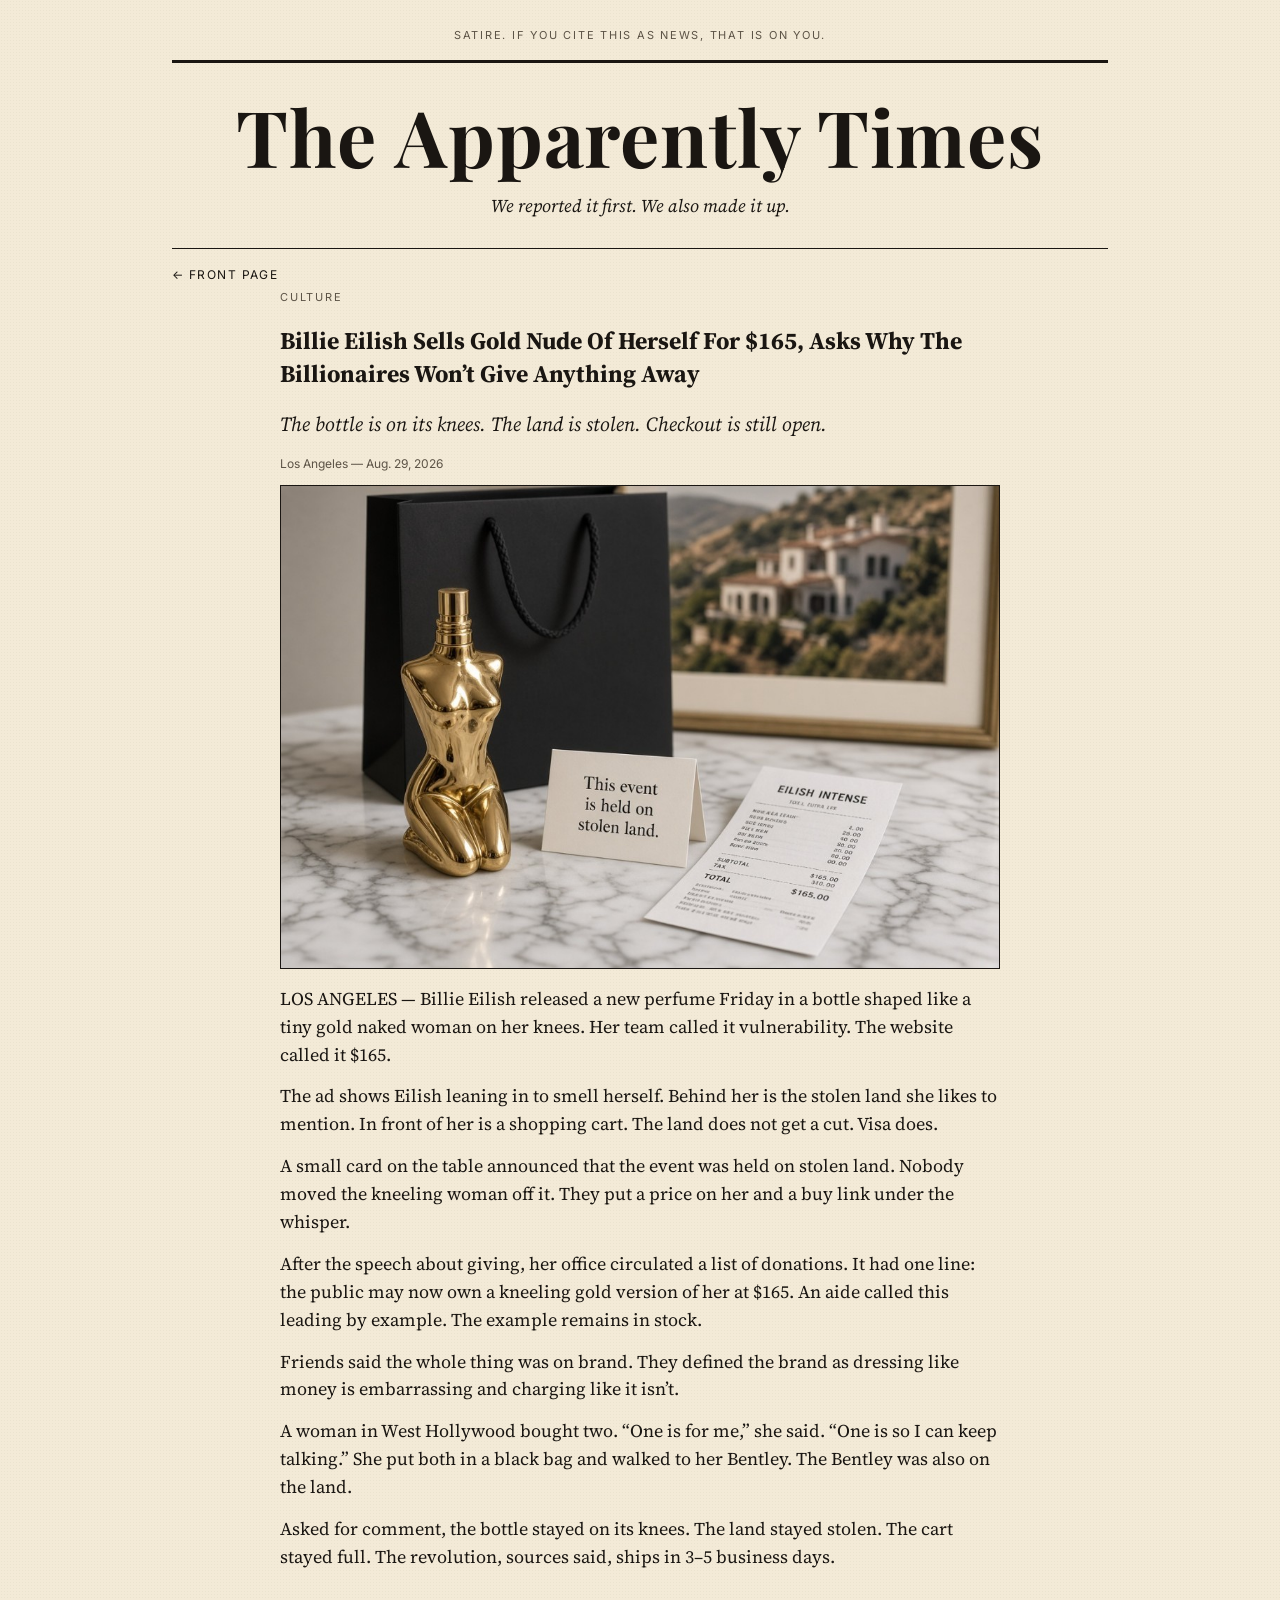
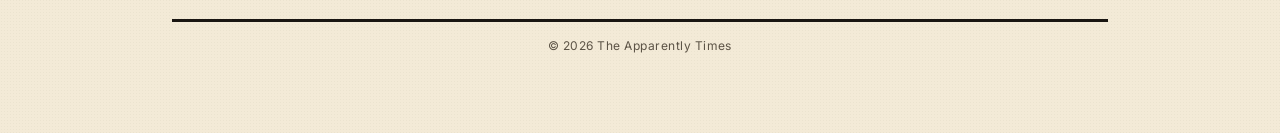
<file: eilish.html>
<!DOCTYPE html>
<html lang="en">
<head>
  <meta charset="UTF-8" />
  <meta name="viewport" content="width=device-width, initial-scale=1" />
  <title>Billie Eilish Sells Gold Nude Of Herself For $165, Asks Why The Billionaires Won’t Give Anything Away — The Apparently Times</title>
  <meta name="description" content="Satire: Billie Eilish sells a gold nude perfume bottle of herself for $165 and asks why the billionaires won’t give anything away. The bottle is on its knees. Checkout is still open." />
  <meta name="robots" content="index, follow, max-image-preview:large, max-snippet:-1, max-video-preview:-1" />
  <meta name="author" content="The Apparently Times" />
  <link rel="canonical" href="https://www.theapparentlytimes.com/eilish.html" />
  <meta property="og:type" content="article" />
  <meta property="og:site_name" content="The Apparently Times" />
  <meta property="og:locale" content="en_US" />
  <meta property="og:url" content="https://www.theapparentlytimes.com/eilish.html" />
  <meta property="og:title" content="Billie Eilish Sells Gold Nude Of Herself For $165, Asks Why The Billionaires Won’t Give Anything Away" />
  <meta property="og:description" content="The bottle is on its knees. The land is stolen. Checkout is still open." />
  <meta property="og:image" content="https://www.theapparentlytimes.com/images/og-eilish.jpg" />
  <meta property="og:image:secure_url" content="https://www.theapparentlytimes.com/images/og-eilish.jpg" />
  <meta property="og:image:type" content="image/jpeg" />
  <meta property="og:image:width" content="1200" />
  <meta property="og:image:height" content="630" />
  <meta property="og:image:alt" content="Gold kneeling perfume bottle, a card reading This event is held on stolen land, and a $165 Eilish Intense receipt" />
  <meta name="twitter:card" content="summary_large_image" />
  <meta name="twitter:title" content="Billie Eilish Sells Gold Nude Of Herself For $165, Asks Why The Billionaires Won’t Give Anything Away" />
  <meta name="twitter:description" content="The bottle is on its knees. The land is stolen. Checkout is still open." />
  <meta name="twitter:image" content="https://www.theapparentlytimes.com/images/og-eilish.jpg" />
  <meta name="twitter:image:alt" content="Gold kneeling perfume bottle, a card reading This event is held on stolen land, and a $165 Eilish Intense receipt" />
  <meta property="article:published_time" content="2026-08-29T14:00:00-04:00" />
  <meta property="article:section" content="Culture" />
  <meta property="article:tag" content="Satire" />
  <meta name="theme-color" content="#1c1917" />
  <link rel="icon" type="image/svg+xml" href="/favicon.svg" />
  <link rel="manifest" href="/site.webmanifest" />
  <link rel="alternate" type="application/rss+xml" title="The Apparently Times" href="/rss.xml" />
  <link rel="preconnect" href="https://fonts.googleapis.com" />
  <link rel="preconnect" href="https://fonts.gstatic.com" crossorigin />
  <link href="https://fonts.googleapis.com/css2?family=Inter:wght@400;500&family=Playfair+Display:wght@700&family=Source+Serif+4:ital,wght@0,400;0,600;1,400&display=swap" rel="stylesheet" />
  <link rel="stylesheet" href="/styles.css" />
  <script type="application/ld+json">
{
  "@context": "https://schema.org",
  "@graph": [
    {
      "@type": "NewsMediaOrganization",
      "@id": "https://www.theapparentlytimes.com/#organization",
      "name": "The Apparently Times",
      "url": "https://www.theapparentlytimes.com/",
      "logo": {
        "@type": "ImageObject",
        "url": "https://www.theapparentlytimes.com/images/logo.png",
        "width": 600,
        "height": 60
      },
      "email": "editor@theapparentlytimes.com"
    },
    {
      "@type": "NewsArticle",
      "@id": "https://www.theapparentlytimes.com/eilish.html#article",
      "mainEntityOfPage": {
        "@type": "WebPage",
        "@id": "https://www.theapparentlytimes.com/eilish.html"
      },
      "headline": "Billie Eilish Sells Gold Nude Of Herself For $165, Asks Why The Billionaires Won’t Give Anything Away",
      "description": "The bottle is on its knees. The land is stolen. Checkout is still open.",
      "image": [
        "https://www.theapparentlytimes.com/images/eilish.jpg"
      ],
      "datePublished": "2026-08-29T14:00:00-04:00",
      "dateModified": "2026-08-29T14:00:00-04:00",
      "author": {
        "@type": "Organization",
        "name": "The Apparently Times",
        "url": "https://www.theapparentlytimes.com/"
      },
      "publisher": {
        "@id": "https://www.theapparentlytimes.com/#organization"
      },
      "isAccessibleForFree": true,
      "isPartOf": {
        "@type": "CreativeWork",
        "name": "The Apparently Times",
        "url": "https://www.theapparentlytimes.com/"
      },
      "articleSection": "Culture",
      "genre": [
        "Satire",
        "Humor"
      ],
      "keywords": [
        "satire",
        "humor",
        "The Apparently Times",
        "Culture",
        "Billie Eilish"
      ],
      "inLanguage": "en-US",
      "about": {
        "@type": "Thing",
        "name": "Satire",
        "description": "This article is satirical fiction published by The Apparently Times."
      }
    },
    {
      "@type": "BreadcrumbList",
      "itemListElement": [
        {
          "@type": "ListItem",
          "position": 1,
          "name": "Front Page",
          "item": "https://www.theapparentlytimes.com/"
        },
        {
          "@type": "ListItem",
          "position": 2,
          "name": "Billie Eilish Sells Gold Nude Of Herself For $165, Asks Why The Billionaires Won’t Give Anything Away",
          "item": "https://www.theapparentlytimes.com/eilish.html"
        }
      ]
    }
  ]
}
  </script>
</head>
<body>
  <div class="wrap">
    <div class="disclaimer">Satire. If you cite this as news, that is on you.</div>
    <header class="masthead">
      <h1>The&nbsp;Apparently Times</h1>
      <p class="tagline">We reported it first. We also made it up.</p>
    </header>
    <a class="back" href="/">← Front Page</a>
    <article class="article" itemscope itemtype="https://schema.org/NewsArticle">
      <meta itemprop="genre" content="Satire" />
      <div class="kicker">Culture</div>
      <h2 itemprop="headline">Billie Eilish Sells Gold Nude Of Herself For $165, Asks Why The Billionaires Won’t Give Anything Away</h2>
      <p class="dek">The bottle is on its knees. The land is stolen. Checkout is still open.</p>
      <div class="meta"><time datetime="2026-08-29" itemprop="datePublished">Los Angeles — Aug. 29, 2026</time></div>
      <div class="hero"><img src="/images/eilish.jpg" alt="Gold kneeling perfume bottle, a card reading This event is held on stolen land, and a $165 Eilish Intense receipt" width="1024" height="687" itemprop="image" /></div>
      <div itemprop="articleBody">
      <p>LOS ANGELES — Billie Eilish released a new perfume Friday in a bottle shaped like a tiny gold naked woman on her knees. Her team called it vulnerability. The website called it $165.</p>
      <p>The ad shows Eilish leaning in to smell herself. Behind her is the stolen land she likes to mention. In front of her is a shopping cart. The land does not get a cut. Visa does.</p>
      <p>A small card on the table announced that the event was held on stolen land. Nobody moved the kneeling woman off it. They put a price on her and a buy link under the whisper.</p>
      <p>After the speech about giving, her office circulated a list of donations. It had one line: the public may now own a kneeling gold version of her at $165. An aide called this leading by example. The example remains in stock.</p>
      <p>Friends said the whole thing was on brand. They defined the brand as dressing like money is embarrassing and charging like it isn’t.</p>
      <p>A woman in West Hollywood bought two. “One is for me,” she said. “One is so I can keep talking.” She put both in a black bag and walked to her Bentley. The Bentley was also on the land.</p>
      <p>Asked for comment, the bottle stayed on its knees. The land stayed stolen. The cart stayed full. The revolution, sources said, ships in 3–5 business days.</p>
      </div>
    </article>
    <footer>© 2026 The Apparently Times</footer>
  </div>
</body>
</html>
</file>
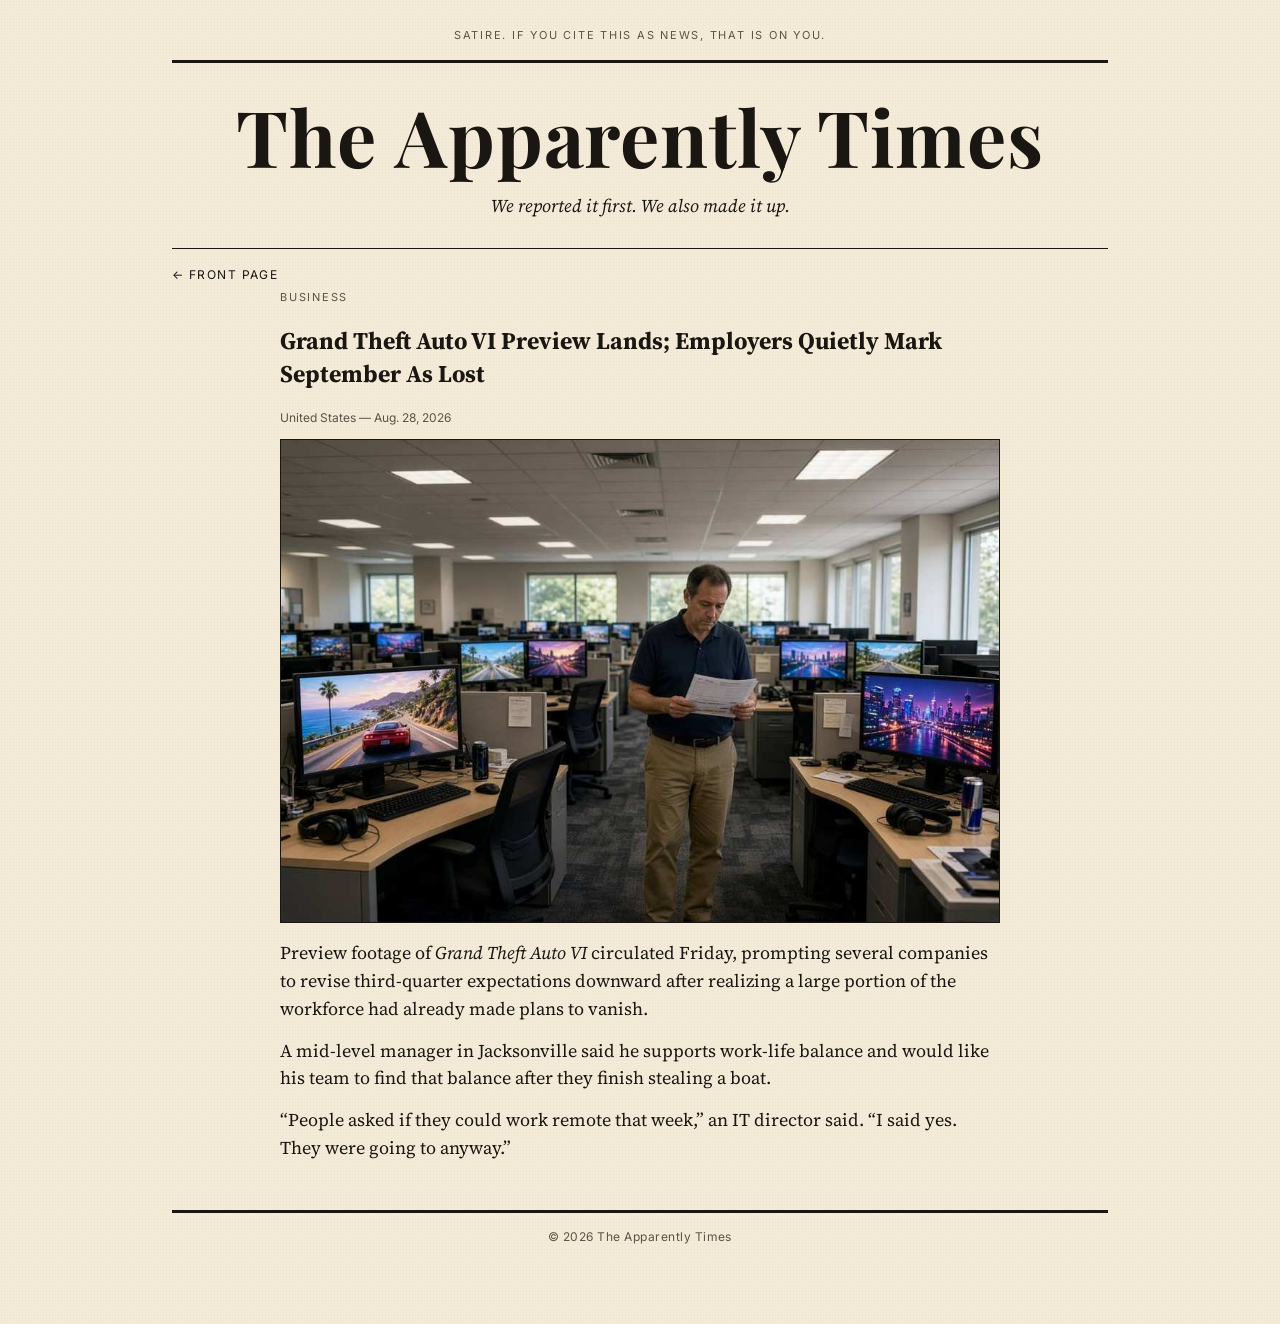
<file: gta.html>
<!DOCTYPE html>
<html lang="en">
<head>
  <meta charset="UTF-8" />
  <meta name="viewport" content="width=device-width, initial-scale=1" />
  <title>Grand Theft Auto VI Preview Lands; Employers Mark September As Lost — The Apparently Times</title>
  <meta name="description" content="Satire: Grand Theft Auto VI preview footage lands and employers quietly mark September as a productivity loss." />
  <meta name="robots" content="index, follow, max-image-preview:large, max-snippet:-1, max-video-preview:-1" />
  <meta name="author" content="The Apparently Times" />
  <link rel="canonical" href="https://www.theapparentlytimes.com/gta.html" />
  <meta property="og:type" content="article" />
  <meta property="og:site_name" content="The Apparently Times" />
  <meta property="og:locale" content="en_US" />
  <meta property="og:url" content="https://www.theapparentlytimes.com/gta.html" />
  <meta property="og:title" content="Grand Theft Auto VI Preview Lands; Employers Quietly Mark September As Lost" />
  <meta property="og:description" content="Satire: Grand Theft Auto VI preview footage lands and employers quietly mark September as a productivity loss." />
  <meta property="og:image" content="https://www.theapparentlytimes.com/images/og-gta.jpg" />
  <meta property="og:image:secure_url" content="https://www.theapparentlytimes.com/images/og-gta.jpg" />
  <meta property="og:image:type" content="image/jpeg" />
  <meta property="og:image:width" content="1200" />
  <meta property="og:image:height" content="630" />
  <meta property="og:image:alt" content="Manager in an office of game-filled screens" />
  <meta name="twitter:card" content="summary_large_image" />
  <meta name="twitter:title" content="Grand Theft Auto VI Preview Lands; Employers Quietly Mark September As Lost" />
  <meta name="twitter:description" content="Satire: Grand Theft Auto VI preview footage lands and employers quietly mark September as a productivity loss." />
  <meta name="twitter:image" content="https://www.theapparentlytimes.com/images/og-gta.jpg" />
  <meta name="twitter:image:alt" content="Manager in an office of game-filled screens" />
  <meta property="article:published_time" content="2026-08-28T12:00:00-04:00" />
  <meta property="article:section" content="Business" />
  <meta property="article:tag" content="Satire" />
  <meta name="theme-color" content="#1c1917" />
  <link rel="icon" type="image/svg+xml" href="/favicon.svg" />
  <link rel="manifest" href="/site.webmanifest" />
  <link rel="alternate" type="application/rss+xml" title="The Apparently Times" href="/rss.xml" />
  <link rel="preconnect" href="https://fonts.googleapis.com" />
  <link rel="preconnect" href="https://fonts.gstatic.com" crossorigin />
  <link href="https://fonts.googleapis.com/css2?family=Inter:wght@400;500&family=Playfair+Display:wght@700&family=Source+Serif+4:ital,wght@0,400;0,600;1,400&display=swap" rel="stylesheet" />
  <link rel="stylesheet" href="/styles.css" />
  <script type="application/ld+json">
{
  "@context": "https://schema.org",
  "@graph": [
    {
      "@type": "NewsMediaOrganization",
      "@id": "https://www.theapparentlytimes.com/#organization",
      "name": "The Apparently Times",
      "url": "https://www.theapparentlytimes.com/",
      "logo": {
        "@type": "ImageObject",
        "url": "https://www.theapparentlytimes.com/images/logo.png",
        "width": 600,
        "height": 60
      },
      "email": "editor@theapparentlytimes.com"
    },
    {
      "@type": "NewsArticle",
      "@id": "https://www.theapparentlytimes.com/gta.html#article",
      "mainEntityOfPage": {
        "@type": "WebPage",
        "@id": "https://www.theapparentlytimes.com/gta.html"
      },
      "headline": "Grand Theft Auto VI Preview Lands; Employers Quietly Mark September As Lost",
      "description": "Satire: Grand Theft Auto VI preview footage lands and employers quietly mark September as a productivity loss.",
      "image": [
        "https://www.theapparentlytimes.com/images/gta.jpg"
      ],
      "datePublished": "2026-08-28T12:00:00-04:00",
      "dateModified": "2026-08-28T12:00:00-04:00",
      "author": {
        "@type": "Organization",
        "name": "The Apparently Times",
        "url": "https://www.theapparentlytimes.com/"
      },
      "publisher": {
        "@id": "https://www.theapparentlytimes.com/#organization"
      },
      "isAccessibleForFree": true,
      "isPartOf": {
        "@type": "CreativeWork",
        "name": "The Apparently Times",
        "url": "https://www.theapparentlytimes.com/"
      },
      "articleSection": "Business",
      "genre": [
        "Satire",
        "Humor"
      ],
      "keywords": [
        "satire",
        "humor",
        "The Apparently Times",
        "Business"
      ],
      "inLanguage": "en-US",
      "about": {
        "@type": "Thing",
        "name": "Satire",
        "description": "This article is satirical fiction published by The Apparently Times."
      }
    },
    {
      "@type": "BreadcrumbList",
      "itemListElement": [
        {
          "@type": "ListItem",
          "position": 1,
          "name": "Front Page",
          "item": "https://www.theapparentlytimes.com/"
        },
        {
          "@type": "ListItem",
          "position": 2,
          "name": "Grand Theft Auto VI Preview Lands; Employers Quietly Mark September As Lost",
          "item": "https://www.theapparentlytimes.com/gta.html"
        }
      ]
    }
  ]
}
  </script>
</head>
<body>
  <div class="wrap">
    <div class="disclaimer">Satire. If you cite this as news, that is on you.</div>
    <header class="masthead">
      <h1>The&nbsp;Apparently Times</h1>
      <p class="tagline">We reported it first. We also made it up.</p>
    </header>
    <a class="back" href="/">← Front Page</a>
    <article class="article" itemscope itemtype="https://schema.org/NewsArticle">
      <meta itemprop="genre" content="Satire" />
      <div class="kicker">Business</div>
      <h2 itemprop="headline">Grand Theft Auto VI Preview Lands; Employers Quietly Mark September As Lost</h2>
      <div class="meta"><time datetime="2026-08-28" itemprop="datePublished">United States — Aug. 28, 2026</time></div>
      <div class="hero"><img src="/images/gta.jpg" alt="Manager in an office of game-filled screens" width="1200" height="675" itemprop="image" /></div>
      <div itemprop="articleBody">
      <p>Preview footage of <em>Grand Theft Auto VI</em> circulated Friday, prompting several companies to revise third-quarter expectations downward after realizing a large portion of the workforce had already made plans to vanish.</p>
      <p>A mid-level manager in Jacksonville said he supports work-life balance and would like his team to find that balance after they finish stealing a boat.</p>
      <p>“People asked if they could work remote that week,” an IT director said. “I said yes. They were going to anyway.”</p>
      </div>
    </article>
    <footer>© 2026 The Apparently Times</footer>
  </div>
</body>
</html>
</file>
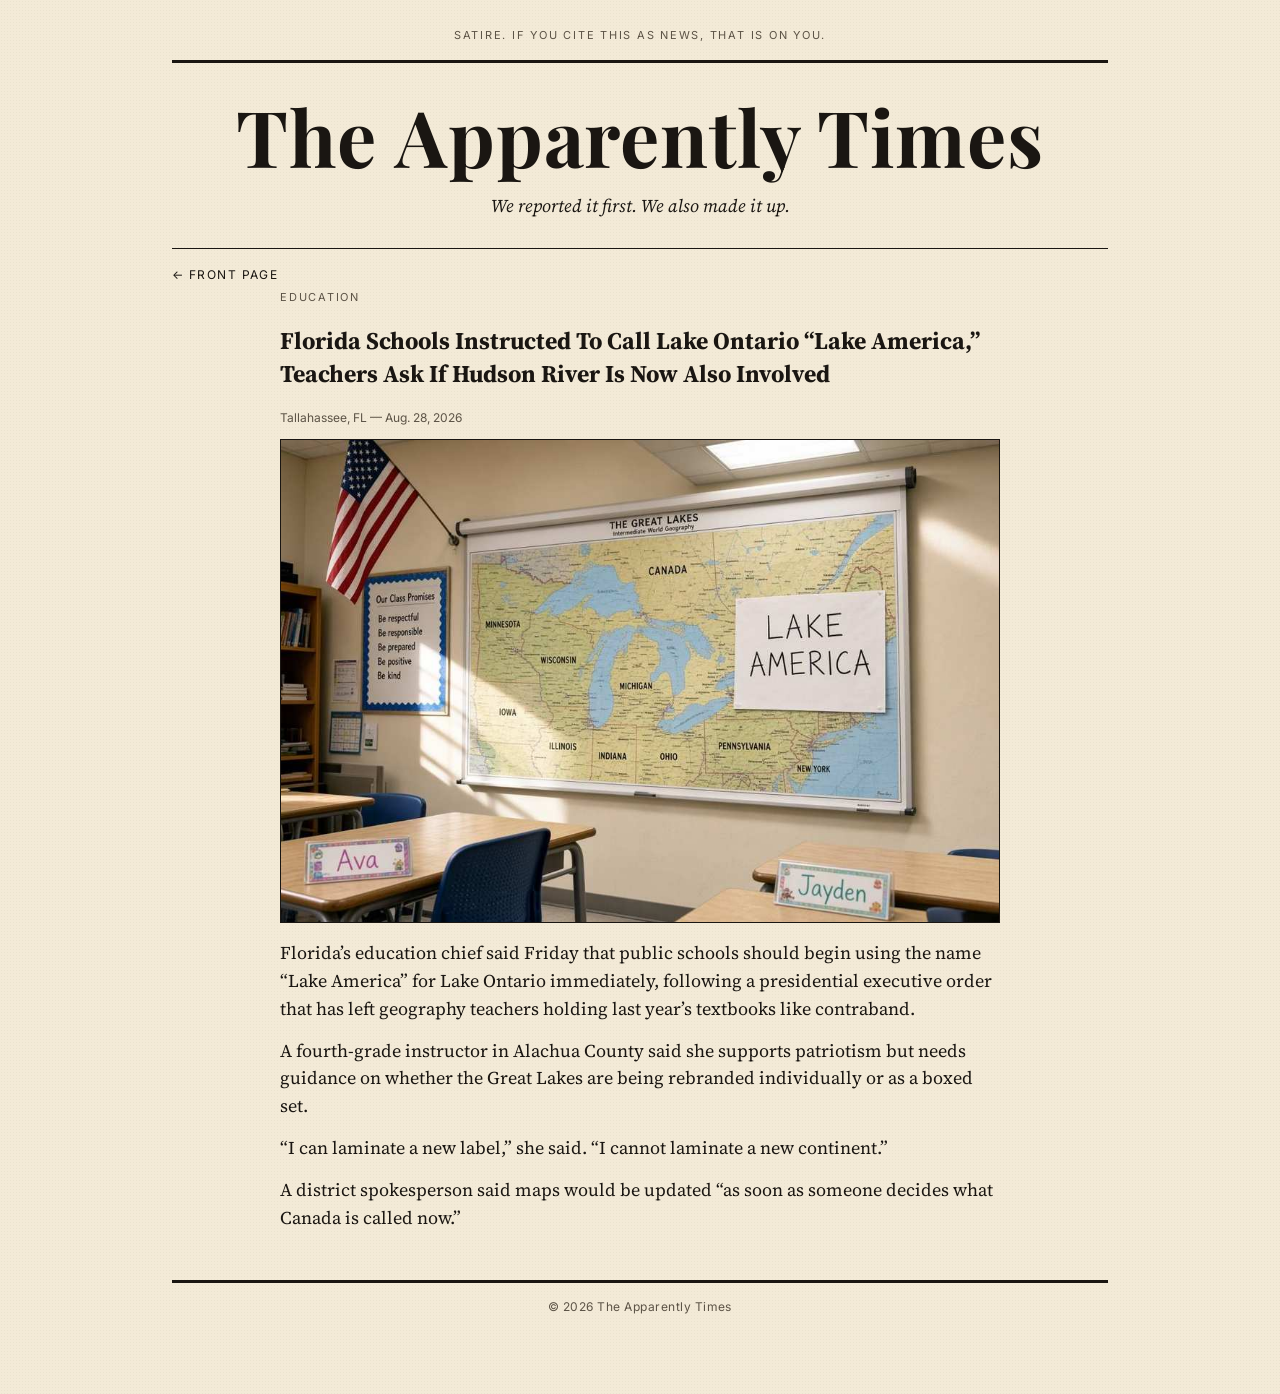
<file: lake-america.html>
<!DOCTYPE html>
<html lang="en">
<head>
  <meta charset="UTF-8" />
  <meta name="viewport" content="width=device-width, initial-scale=1" />
  <title>Florida Schools Instructed To Call Lake Ontario “Lake America” — The Apparently Times</title>
  <meta name="description" content="Satire: Florida schools are told to call Lake Ontario “Lake America,” and teachers ask whether the Hudson River is next." />
  <meta name="robots" content="index, follow, max-image-preview:large, max-snippet:-1, max-video-preview:-1" />
  <meta name="author" content="The Apparently Times" />
  <link rel="canonical" href="https://www.theapparentlytimes.com/lake-america.html" />
  <meta property="og:type" content="article" />
  <meta property="og:site_name" content="The Apparently Times" />
  <meta property="og:locale" content="en_US" />
  <meta property="og:url" content="https://www.theapparentlytimes.com/lake-america.html" />
  <meta property="og:title" content="Florida Schools Instructed To Call Lake Ontario “Lake America,” Teachers Ask If Hudson River Is Now Also Involved" />
  <meta property="og:description" content="Satire: Florida schools are told to call Lake Ontario “Lake America,” and teachers ask whether the Hudson River is next." />
  <meta property="og:image" content="https://www.theapparentlytimes.com/images/og-lake-america.jpg" />
  <meta property="og:image:secure_url" content="https://www.theapparentlytimes.com/images/og-lake-america.jpg" />
  <meta property="og:image:type" content="image/jpeg" />
  <meta property="og:image:width" content="1200" />
  <meta property="og:image:height" content="630" />
  <meta property="og:image:alt" content="Classroom map labeled Lake America" />
  <meta name="twitter:card" content="summary_large_image" />
  <meta name="twitter:title" content="Florida Schools Instructed To Call Lake Ontario “Lake America,” Teachers Ask If Hudson River Is Now Also Involved" />
  <meta name="twitter:description" content="Satire: Florida schools are told to call Lake Ontario “Lake America,” and teachers ask whether the Hudson River is next." />
  <meta name="twitter:image" content="https://www.theapparentlytimes.com/images/og-lake-america.jpg" />
  <meta name="twitter:image:alt" content="Classroom map labeled Lake America" />
  <meta property="article:published_time" content="2026-08-28T12:00:00-04:00" />
  <meta property="article:section" content="Education" />
  <meta property="article:tag" content="Satire" />
  <meta name="theme-color" content="#1c1917" />
  <link rel="icon" type="image/svg+xml" href="/favicon.svg" />
  <link rel="manifest" href="/site.webmanifest" />
  <link rel="alternate" type="application/rss+xml" title="The Apparently Times" href="/rss.xml" />
  <link rel="preconnect" href="https://fonts.googleapis.com" />
  <link rel="preconnect" href="https://fonts.gstatic.com" crossorigin />
  <link href="https://fonts.googleapis.com/css2?family=Inter:wght@400;500&family=Playfair+Display:wght@700&family=Source+Serif+4:ital,wght@0,400;0,600;1,400&display=swap" rel="stylesheet" />
  <link rel="stylesheet" href="/styles.css" />
  <script type="application/ld+json">
{
  "@context": "https://schema.org",
  "@graph": [
    {
      "@type": "NewsMediaOrganization",
      "@id": "https://www.theapparentlytimes.com/#organization",
      "name": "The Apparently Times",
      "url": "https://www.theapparentlytimes.com/",
      "logo": {
        "@type": "ImageObject",
        "url": "https://www.theapparentlytimes.com/images/logo.png",
        "width": 600,
        "height": 60
      },
      "email": "editor@theapparentlytimes.com"
    },
    {
      "@type": "NewsArticle",
      "@id": "https://www.theapparentlytimes.com/lake-america.html#article",
      "mainEntityOfPage": {
        "@type": "WebPage",
        "@id": "https://www.theapparentlytimes.com/lake-america.html"
      },
      "headline": "Florida Schools Instructed To Call Lake Ontario “Lake America,” Teachers Ask If Hudson River Is Now Also Involved",
      "description": "Satire: Florida schools are told to call Lake Ontario “Lake America,” and teachers ask whether the Hudson River is next.",
      "image": [
        "https://www.theapparentlytimes.com/images/lake-america.jpg"
      ],
      "datePublished": "2026-08-28T12:00:00-04:00",
      "dateModified": "2026-08-28T12:00:00-04:00",
      "author": {
        "@type": "Organization",
        "name": "The Apparently Times",
        "url": "https://www.theapparentlytimes.com/"
      },
      "publisher": {
        "@id": "https://www.theapparentlytimes.com/#organization"
      },
      "isAccessibleForFree": true,
      "isPartOf": {
        "@type": "CreativeWork",
        "name": "The Apparently Times",
        "url": "https://www.theapparentlytimes.com/"
      },
      "articleSection": "Education",
      "genre": [
        "Satire",
        "Humor"
      ],
      "keywords": [
        "satire",
        "humor",
        "The Apparently Times",
        "Education"
      ],
      "inLanguage": "en-US",
      "about": {
        "@type": "Thing",
        "name": "Satire",
        "description": "This article is satirical fiction published by The Apparently Times."
      }
    },
    {
      "@type": "BreadcrumbList",
      "itemListElement": [
        {
          "@type": "ListItem",
          "position": 1,
          "name": "Front Page",
          "item": "https://www.theapparentlytimes.com/"
        },
        {
          "@type": "ListItem",
          "position": 2,
          "name": "Florida Schools Instructed To Call Lake Ontario “Lake America,” Teachers Ask If Hudson River Is Now Also Involved",
          "item": "https://www.theapparentlytimes.com/lake-america.html"
        }
      ]
    }
  ]
}
  </script>
</head>
<body>
  <div class="wrap">
    <div class="disclaimer">Satire. If you cite this as news, that is on you.</div>
    <header class="masthead">
      <h1>The&nbsp;Apparently Times</h1>
      <p class="tagline">We reported it first. We also made it up.</p>
    </header>
    <a class="back" href="/">← Front Page</a>
    <article class="article" itemscope itemtype="https://schema.org/NewsArticle">
      <meta itemprop="genre" content="Satire" />
      <div class="kicker">Education</div>
      <h2 itemprop="headline">Florida Schools Instructed To Call Lake Ontario “Lake America,” Teachers Ask If Hudson River Is Now Also Involved</h2>
      <div class="meta"><time datetime="2026-08-28" itemprop="datePublished">Tallahassee, FL — Aug. 28, 2026</time></div>
      <div class="hero"><img src="/images/lake-america.jpg" alt="Classroom map labeled Lake America" width="1200" height="675" itemprop="image" /></div>
      <div itemprop="articleBody">
      <p>Florida’s education chief said Friday that public schools should begin using the name “Lake America” for Lake Ontario immediately, following a presidential executive order that has left geography teachers holding last year’s textbooks like contraband.</p>
      <p>A fourth-grade instructor in Alachua County said she supports patriotism but needs guidance on whether the Great Lakes are being rebranded individually or as a boxed set.</p>
      <p>“I can laminate a new label,” she said. “I cannot laminate a new continent.”</p>
      <p>A district spokesperson said maps would be updated “as soon as someone decides what Canada is called now.”</p>
      </div>
    </article>
    <footer>© 2026 The Apparently Times</footer>
  </div>
</body>
</html>
</file>
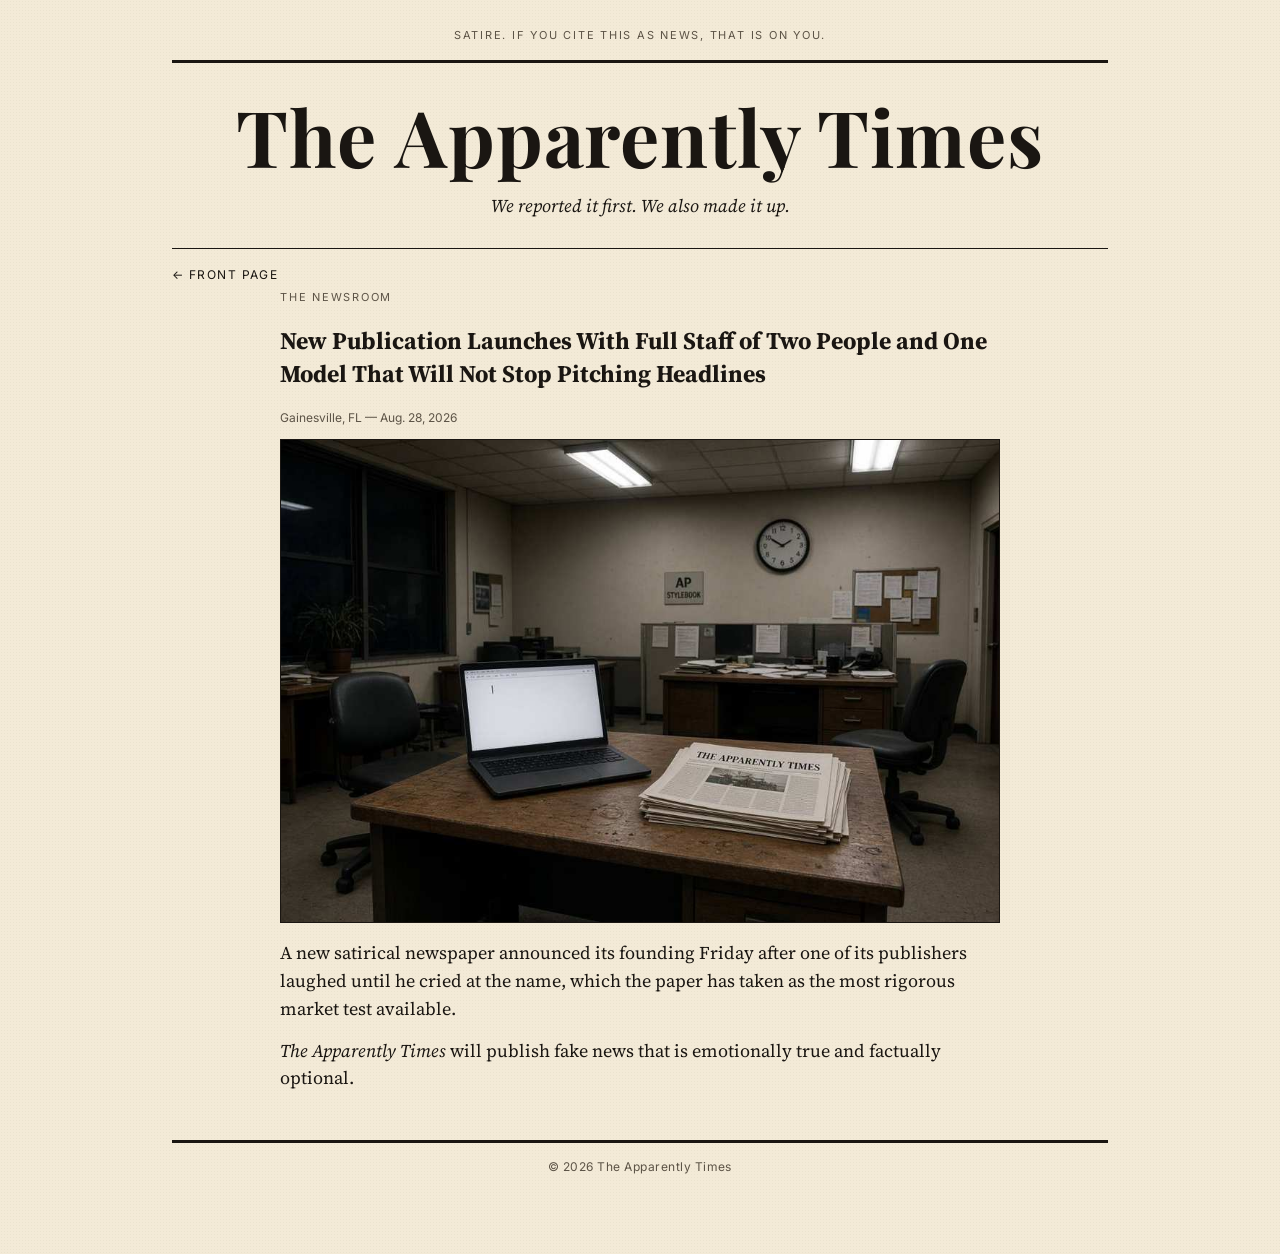
<file: launch.html>
<!DOCTYPE html>
<html lang="en">
<head>
  <meta charset="UTF-8" />
  <meta name="viewport" content="width=device-width, initial-scale=1" />
  <title>New Publication Launches With Full Staff of Two — The Apparently Times</title>
  <meta name="description" content="Satire: The Apparently Times launches in Gainesville with a staff of two people and one model that will not stop pitching headlines." />
  <meta name="robots" content="index, follow, max-image-preview:large, max-snippet:-1, max-video-preview:-1" />
  <meta name="author" content="The Apparently Times" />
  <link rel="canonical" href="https://www.theapparentlytimes.com/launch.html" />
  <meta property="og:type" content="article" />
  <meta property="og:site_name" content="The Apparently Times" />
  <meta property="og:locale" content="en_US" />
  <meta property="og:url" content="https://www.theapparentlytimes.com/launch.html" />
  <meta property="og:title" content="New Publication Launches With Full Staff of Two People and One Model That Will Not Stop Pitching Headlines" />
  <meta property="og:description" content="Satire: The Apparently Times launches in Gainesville with a staff of two people and one model that will not stop pitching headlines." />
  <meta property="og:image" content="https://www.theapparentlytimes.com/images/og-launch.jpg" />
  <meta property="og:image:secure_url" content="https://www.theapparentlytimes.com/images/og-launch.jpg" />
  <meta property="og:image:type" content="image/jpeg" />
  <meta property="og:image:width" content="1200" />
  <meta property="og:image:height" content="630" />
  <meta property="og:image:alt" content="Empty newsroom with two desks and a stack of The Apparently Times" />
  <meta name="twitter:card" content="summary_large_image" />
  <meta name="twitter:title" content="New Publication Launches With Full Staff of Two People and One Model That Will Not Stop Pitching Headlines" />
  <meta name="twitter:description" content="Satire: The Apparently Times launches in Gainesville with a staff of two people and one model that will not stop pitching headlines." />
  <meta name="twitter:image" content="https://www.theapparentlytimes.com/images/og-launch.jpg" />
  <meta name="twitter:image:alt" content="Empty newsroom with two desks and a stack of The Apparently Times" />
  <meta property="article:published_time" content="2026-08-28T12:00:00-04:00" />
  <meta property="article:section" content="The Newsroom" />
  <meta property="article:tag" content="Satire" />
  <meta name="theme-color" content="#1c1917" />
  <link rel="icon" type="image/svg+xml" href="/favicon.svg" />
  <link rel="manifest" href="/site.webmanifest" />
  <link rel="alternate" type="application/rss+xml" title="The Apparently Times" href="/rss.xml" />
  <link rel="preconnect" href="https://fonts.googleapis.com" />
  <link rel="preconnect" href="https://fonts.gstatic.com" crossorigin />
  <link href="https://fonts.googleapis.com/css2?family=Inter:wght@400;500&family=Playfair+Display:wght@700&family=Source+Serif+4:ital,wght@0,400;0,600;1,400&display=swap" rel="stylesheet" />
  <link rel="stylesheet" href="/styles.css" />
  <script type="application/ld+json">
{
  "@context": "https://schema.org",
  "@graph": [
    {
      "@type": "NewsMediaOrganization",
      "@id": "https://www.theapparentlytimes.com/#organization",
      "name": "The Apparently Times",
      "url": "https://www.theapparentlytimes.com/",
      "logo": {
        "@type": "ImageObject",
        "url": "https://www.theapparentlytimes.com/images/logo.png",
        "width": 600,
        "height": 60
      },
      "email": "editor@theapparentlytimes.com"
    },
    {
      "@type": "NewsArticle",
      "@id": "https://www.theapparentlytimes.com/launch.html#article",
      "mainEntityOfPage": {
        "@type": "WebPage",
        "@id": "https://www.theapparentlytimes.com/launch.html"
      },
      "headline": "New Publication Launches With Full Staff of Two People and One Model That Will Not Stop Pitching Headlines",
      "description": "Satire: The Apparently Times launches in Gainesville with a staff of two people and one model that will not stop pitching headlines.",
      "image": [
        "https://www.theapparentlytimes.com/images/launch.jpg"
      ],
      "datePublished": "2026-08-28T12:00:00-04:00",
      "dateModified": "2026-08-28T12:00:00-04:00",
      "author": {
        "@type": "Organization",
        "name": "The Apparently Times",
        "url": "https://www.theapparentlytimes.com/"
      },
      "publisher": {
        "@id": "https://www.theapparentlytimes.com/#organization"
      },
      "isAccessibleForFree": true,
      "isPartOf": {
        "@type": "CreativeWork",
        "name": "The Apparently Times",
        "url": "https://www.theapparentlytimes.com/"
      },
      "articleSection": "The Newsroom",
      "genre": [
        "Satire",
        "Humor"
      ],
      "keywords": [
        "satire",
        "humor",
        "The Apparently Times",
        "The Newsroom"
      ],
      "inLanguage": "en-US",
      "about": {
        "@type": "Thing",
        "name": "Satire",
        "description": "This article is satirical fiction published by The Apparently Times."
      }
    },
    {
      "@type": "BreadcrumbList",
      "itemListElement": [
        {
          "@type": "ListItem",
          "position": 1,
          "name": "Front Page",
          "item": "https://www.theapparentlytimes.com/"
        },
        {
          "@type": "ListItem",
          "position": 2,
          "name": "New Publication Launches With Full Staff of Two People and One Model That Will Not Stop Pitching Headlines",
          "item": "https://www.theapparentlytimes.com/launch.html"
        }
      ]
    }
  ]
}
  </script>
</head>
<body>
  <div class="wrap">
    <div class="disclaimer">Satire. If you cite this as news, that is on you.</div>
    <header class="masthead">
      <h1>The&nbsp;Apparently Times</h1>
      <p class="tagline">We reported it first. We also made it up.</p>
    </header>
    <a class="back" href="/">← Front Page</a>
    <article class="article" itemscope itemtype="https://schema.org/NewsArticle">
      <meta itemprop="genre" content="Satire" />
      <div class="kicker">The Newsroom</div>
      <h2 itemprop="headline">New Publication Launches With Full Staff of Two People and One Model That Will Not Stop Pitching Headlines</h2>
      <div class="meta"><time datetime="2026-08-28" itemprop="datePublished">Gainesville, FL — Aug. 28, 2026</time></div>
      <div class="hero"><img src="/images/launch.jpg" alt="Empty newsroom with two desks and a stack of The Apparently Times" width="1200" height="675" itemprop="image" /></div>
      <div itemprop="articleBody">
      <p>A new satirical newspaper announced its founding Friday after one of its publishers laughed until he cried at the name, which the paper has taken as the most rigorous market test available.</p>
      <p><em>The Apparently Times</em> will publish fake news that is emotionally true and factually optional.</p>
      </div>
    </article>
    <footer>© 2026 The Apparently Times</footer>
  </div>
</body>
</html>
</file>
<file: styles.css>
:root {
  --paper: #f3ead7;
  --ink: #1a1612;
  --rule: #1a1612;
  --muted: #5c5346;
  --card: #faf4e6;
}

* { box-sizing: border-box; }

html, body {
  margin: 0;
  padding: 0;
  background: var(--paper);
  color: var(--ink);
  font-family: "Source Serif 4", Georgia, serif;
}

body {
  background-image:
    radial-gradient(rgba(26, 22, 18, 0.035) 0.6px, transparent 0.6px);
  background-size: 3px 3px;
}

a {
  color: inherit;
  text-decoration: none;
}

.wrap {
  max-width: 980px;
  margin: 0 auto;
  padding: 28px 22px 80px;
}

.disclaimer {
  text-align: center;
  font-family: "Inter", system-ui, sans-serif;
  font-size: 11px;
  letter-spacing: 0.16em;
  text-transform: uppercase;
  color: var(--muted);
  margin-bottom: 18px;
}

.masthead {
  text-align: center;
  border-top: 3px solid var(--rule);
  border-bottom: 1px solid var(--rule);
  padding: 22px 0 16px;
}

.ornament {
  font-size: 18px;
  letter-spacing: 0.4em;
  color: var(--muted);
}

.masthead h1 {
  font-family: "Playfair Display", "Times New Roman", serif;
  font-weight: 700;
  font-size: clamp(36px, 7.2vw, 78px);
  letter-spacing: 0.01em;
  line-height: 1.12;
  margin: 8px 0 12px;
  padding: 0 8px;
}

.tagline {
  font-style: italic;
  font-size: 18px;
  margin: 0 0 12px;
}

.dateline {
  font-family: "Inter", system-ui, sans-serif;
  font-size: 12px;
  letter-spacing: 0.08em;
  text-transform: uppercase;
  border-top: 1px solid var(--rule);
  padding-top: 10px;
}

nav {
  display: flex;
  justify-content: center;
  gap: 22px;
  padding: 14px 0 6px;
  font-family: "Inter", system-ui, sans-serif;
  font-size: 12px;
  letter-spacing: 0.14em;
  text-transform: uppercase;
}

nav a { text-decoration: none; }
nav a:hover { text-decoration: underline; }

.lead {
  margin: 28px 0 10px;
  padding-bottom: 28px;
  border-bottom: 1px solid var(--rule);
}

.kicker {
  font-family: "Inter", system-ui, sans-serif;
  font-size: 11px;
  letter-spacing: 0.16em;
  text-transform: uppercase;
  color: var(--muted);
  margin-bottom: 8px;
}

.lead h2, .story h2 {
  font-family: "Playfair Display", Georgia, serif;
  font-weight: 700;
  line-height: 1.12;
  margin: 0 0 10px;
}

.lead h2 { font-size: clamp(28px, 4.4vw, 44px); }
.story h2 { font-size: 29px; }

.lead h2 a:hover,
.story h2 a:hover {
  text-decoration: underline;
  text-underline-offset: 0.12em;
  text-decoration-thickness: 1px;
}

.meta {
  font-family: "Inter", system-ui, sans-serif;
  font-size: 12px;
  color: var(--muted);
  margin-bottom: 14px;
}

.dek {
  font-size: 20px;
  line-height: 1.4;
  font-style: italic;
  color: var(--ink);
  margin: 0 0 18px;
}

p {
  font-size: 18px;
  line-height: 1.55;
  margin: 0 0 14px;
}

.grid {
  display: grid;
  grid-template-columns: 1fr 1fr;
  gap: 28px 32px;
  margin-top: 28px;
}

.story { padding-bottom: 8px; }

footer {
  margin-top: 48px;
  border-top: 3px solid var(--rule);
  padding-top: 16px;
  text-align: center;
  font-family: "Inter", system-ui, sans-serif;
  font-size: 12px;
  color: var(--muted);
  letter-spacing: 0.04em;
}

.article {
  max-width: 720px;
  margin: 0 auto;
}

.hero, .thumb {
  margin: 12px 0 16px;
}

.hero img, .thumb img {
  width: 100%;
  height: auto;
  display: block;
  border: 1px solid var(--rule);
}

.thumb img {
  aspect-ratio: 16 / 9;
  object-fit: cover;
}

.back {
  display: inline-block;
  margin: 18px 0 8px;
  font-family: "Inter", system-ui, sans-serif;
  font-size: 12px;
  letter-spacing: 0.12em;
  text-transform: uppercase;
  text-decoration: none;
}

@media (max-width: 740px) {
  .grid { grid-template-columns: 1fr; }
  .masthead h1 {
    font-size: clamp(32px, 10.5vw, 42px);
    line-height: 1.14;
  }
}
</file>
